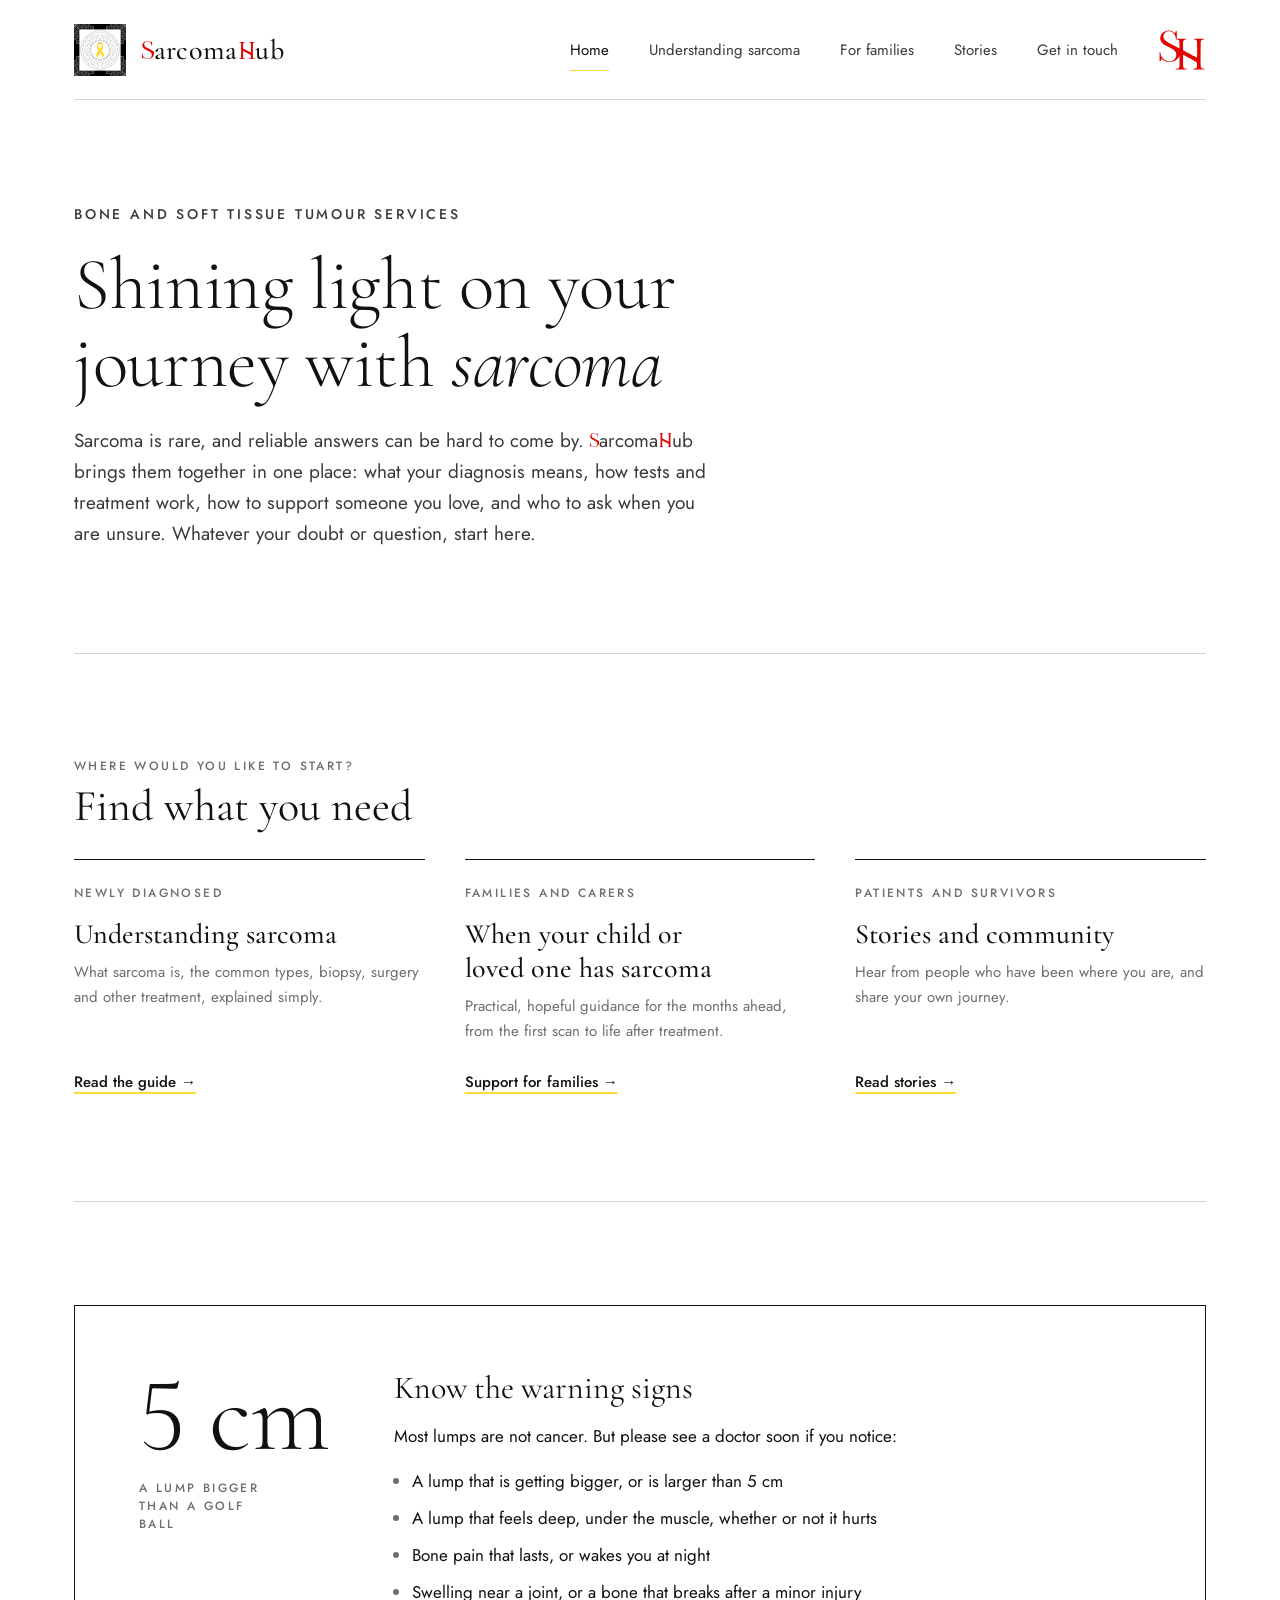
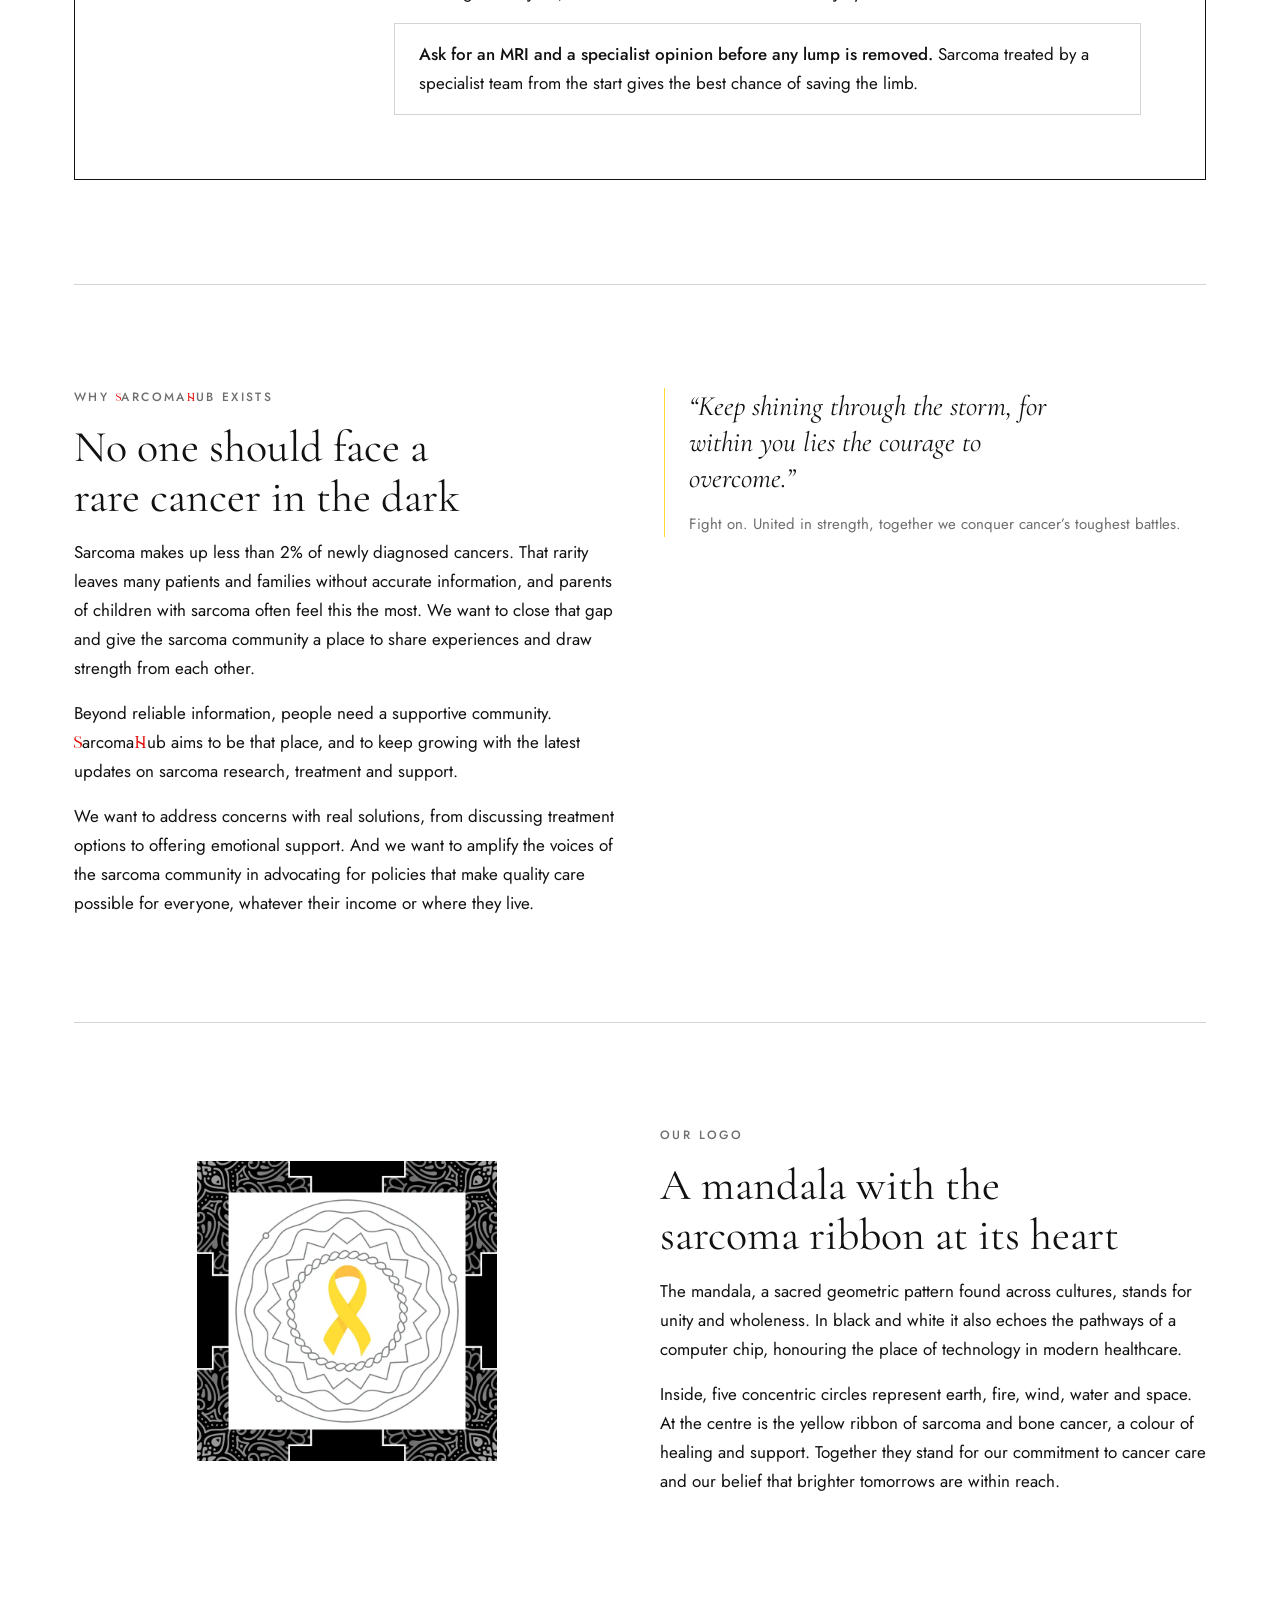
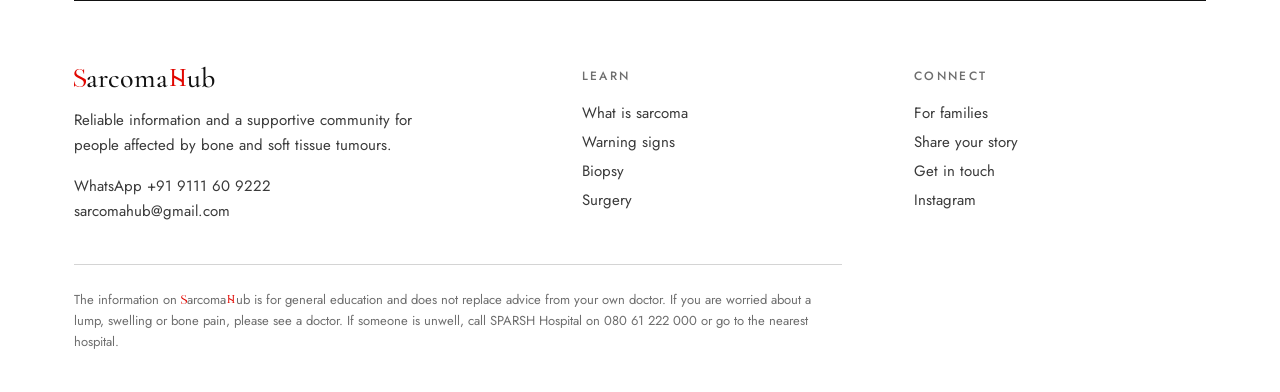
<file: index.html>
<!doctype html>
<html lang="en-IN">
<head>
<meta charset="utf-8">
<meta name="viewport" content="width=device-width, initial-scale=1">
<meta name="robots" content="noindex"><!-- remove when ready for Google -->
<title>SarcomaHub: bone and soft tissue tumour information and support</title>
<meta name="description" content="One place for every question about bone and soft tissue tumours: clear answers, expert guidance and a caring community for patients and families in India.">
<link rel="canonical" href="https://www.sarcomahub.com/">
<meta property="og:type" content="website">
<meta property="og:site_name" content="SarcomaHub">
<meta property="og:title" content="SarcomaHub: bone and soft tissue tumour information and support">
<meta property="og:description" content="One place for every question about bone and soft tissue tumours: clear answers, expert guidance and a caring community for patients and families in India.">
<meta property="og:url" content="https://www.sarcomahub.com/">
<meta property="og:image" content="https://www.sarcomahub.com/assets/og-image.jpg">
<meta name="twitter:card" content="summary_large_image">
<meta name="theme-color" content="#FFFFFF">
<link rel="icon" href="/assets/favicon-32.png?v=11" type="image/png" sizes="32x32">
<link rel="apple-touch-icon" href="/assets/apple-touch-icon.png?v=11">
<link rel="preconnect" href="https://fonts.googleapis.com">
<link rel="preconnect" href="https://fonts.gstatic.com" crossorigin>
<link rel="stylesheet" href="https://fonts.googleapis.com/css2?family=Cormorant+Garamond:ital,wght@0,300;0,400;0,500;0,600;1,300;1,400;1,500&family=Jost:ital,wght@0,300;0,400;0,500;1,400&display=swap">
<link rel="stylesheet" href="/assets/style.css?v=11">
<script type="application/ld+json">{"@context":"https://schema.org","@type":"MedicalOrganization","name":"SarcomaHub","url":"https://www.sarcomahub.com/","email":"sarcomahub@gmail.com","medicalSpecialty":"Oncologic","sameAs":["https://instagram.com/sarcomahub/"]}</script>
</head>
<body>
<a class="skip" href="#main">Skip to content</a>
<header class="site">
  <div class="wrap">
    <a class="brand" href="/" aria-label="SarcomaHub home">
      <img class="brand-logo" src="/assets/logo-96.png?v=11" width="52" height="52" alt="SarcomaHub logo">
      <b class="brand-name"><span class="wm"><span class="g g-s">S</span>arcoma<span class="g g-h">H</span>ub</span></b>
    </a>
    <button class="menu-btn" id="menuBtn" aria-expanded="false" aria-controls="mainNav">Menu</button>
    <nav class="main" id="mainNav" aria-label="Main">
      <a href="/" aria-current="page">Home</a>
      <a href="/understanding-sarcoma/">Understanding sarcoma</a>
      <a href="/for-parents/">For families</a>
      <a href="/stories/">Stories</a>
      <a href="/get-in-touch/">Get in touch</a>
    </nav>
    <img class="brand-sig" src="/assets/logo-sh.svg?v=11" width="751" height="654" alt="SH signature">
  </div>
</header>
<main id="main">
<section class="hero">
  <div class="wrap">
    <div class="stack" style="gap:1.4rem">
      <span class="hero-kicker">Bone and soft tissue tumour services</span>
      <h1>Shining light on your journey with <em>sarcoma</em></h1>
      <p class="lede">Sarcoma is rare, and reliable answers can be hard to come by. <span class="wm"><span class="g g-s">S</span>arcoma<span class="g g-h">H</span>ub</span> brings them together in one place: what your diagnosis means, how tests and treatment work, how to support someone you love, and who to ask when you are unsure. Whatever your doubt or question, start here.</p>
    </div>
  </div>
</section>

<section class="band">
  <div class="wrap stack" style="gap:1.75rem">
    <div class="stack" style="gap:.4rem"><span class="eyebrow">Where would you like to start?</span><h2>Find what you need</h2></div>
    <div class="grid g3">
      <a class="path" href="/understanding-sarcoma/"><span class="who">Newly diagnosed</span><h3>Understanding sarcoma</h3><p class="muted">What sarcoma is, the common types, biopsy, surgery and other treatment, explained simply.</p><span class="go">Read the guide →</span></a>
      <a class="path" href="/for-parents/"><span class="who">Families and carers</span><h3>When your child or loved one has sarcoma</h3><p class="muted">Practical, hopeful guidance for the months ahead, from the first scan to life after treatment.</p><span class="go">Support for families →</span></a>
      <a class="path" href="/stories/"><span class="who">Patients and survivors</span><h3>Stories and community</h3><p class="muted">Hear from people who have been where you are, and share your own journey.</p><span class="go">Read stories →</span></a>
    </div>
  </div>
</section>

<section class="band alt">
  <div class="wrap">
    <div class="signs">
      <div class="big">5 cm<small>A lump bigger than a golf ball</small></div>
      <div class="stack">
        <h2 >Know the warning signs</h2>
        <p>Most lumps are not cancer. But please see a doctor soon if you notice:</p>
        <ul>
          <li>A lump that is getting bigger, or is larger than 5 cm</li>
          <li>A lump that feels deep, under the muscle, whether or not it hurts</li>
          <li>Bone pain that lasts, or wakes you at night</li>
          <li>Swelling near a joint, or a bone that breaks after a minor injury</li>
        </ul>
        <p class="callout"><b>Ask for an MRI and a specialist opinion before any lump is removed.</b> Sarcoma treated by a specialist team from the start gives the best chance of saving the limb.</p>
      </div>
    </div>
  </div>
</section>

<section class="band" id="why">
  <div class="wrap grid g2" style="gap:2.5rem 3rem;align-items:start">
    <div class="stack">
      <span class="eyebrow">Why <span class="wm"><span class="g g-s">S</span>arcoma<span class="g g-h">H</span>ub</span> exists</span>
      <h2>No one should face a rare cancer in the dark</h2>
      <p class="read">Sarcoma makes up less than 2% of newly diagnosed cancers. That rarity leaves many patients and families without accurate information, and parents of children with sarcoma often feel this the most. We want to close that gap and give the sarcoma community a place to share experiences and draw strength from each other.</p>
      <p class="read">Beyond reliable information, people need a supportive community. <span class="wm"><span class="g g-s">S</span>arcoma<span class="g g-h">H</span>ub</span> aims to be that place, and to keep growing with the latest updates on sarcoma research, treatment and support.</p>
      <p class="read">We want to address concerns with real solutions, from discussing treatment options to offering emotional support. And we want to amplify the voices of the sarcoma community in advocating for policies that make quality care possible for everyone, whatever their income or where they live.</p>
    </div>
    <figure class="stack quote-block" style="margin:0">
      <p class="quote">“Keep shining through the storm, for within you lies the courage to overcome.”</p>
      <figcaption class="muted">Fight on. United in strength, together we conquer cancer’s toughest battles.</figcaption>
    </figure>
  </div>
</section>

<section class="band alt" id="logo">
  <div class="wrap grid g2" style="align-items:center;gap:2.5rem">
    <picture class="about-logo"><source srcset="/assets/logo-800.webp" type="image/webp"><img src="/assets/logo-800.jpg" width="800" height="800" alt="The SarcomaHub mandala logo" loading="lazy"></picture>
    <div class="stack read">
      <span class="eyebrow">Our logo</span>
      <h2>A mandala with the sarcoma ribbon at its heart</h2>
      <p>The mandala, a sacred geometric pattern found across cultures, stands for unity and wholeness. In black and white it also echoes the pathways of a computer chip, honouring the place of technology in modern healthcare.</p>
      <p>Inside, five concentric circles represent earth, fire, wind, water and space. At the centre is the yellow ribbon of sarcoma and bone cancer, a colour of healing and support. Together they stand for our commitment to cancer care and our belief that brighter tomorrows are within reach.</p>
    </div>
  </div>
</section>
</main>
<footer>
  <div class="wrap">
    <div class="stack">
      <b class="foot-brand"><span class="wm"><span class="g g-s">S</span>arcoma<span class="g g-h">H</span>ub</span></b>
      <p class="foot-note">Reliable information and a supportive community for people affected by bone and soft tissue tumours.</p>
      <p><a href="https://wa.me/919111609222">WhatsApp +91 9111 60 9222</a><br><a href="mailto:sarcomahub@gmail.com">sarcomahub@gmail.com</a></p>
    </div>
    <div class="links"><b>Learn</b><a href="/understanding-sarcoma/">What is sarcoma</a><a href="/understanding-sarcoma/#learn-signs">Warning signs</a><a href="/understanding-sarcoma/#learn-biopsy">Biopsy</a><a href="/understanding-sarcoma/#learn-surgery">Surgery</a></div>
    <div class="links"><b>Connect</b><a href="/for-parents/">For families</a><a href="/stories/">Share your story</a><a href="/get-in-touch/">Get in touch</a><a href="https://instagram.com/sarcomahub/" target="_blank" rel="noopener">Instagram</a></div>
    <p class="disclaimer">The information on <span class="wm"><span class="g g-s">S</span>arcoma<span class="g g-h">H</span>ub</span> is for general education and does not replace advice from your own doctor. If you are worried about a lump, swelling or bone pain, please see a doctor. If someone is unwell, call SPARSH Hospital on 080 61 222 000 or go to the nearest hospital.</p>
  </div>
</footer>
<script src="/assets/site.js?v=11" defer></script>
</body>
</html>
</file>
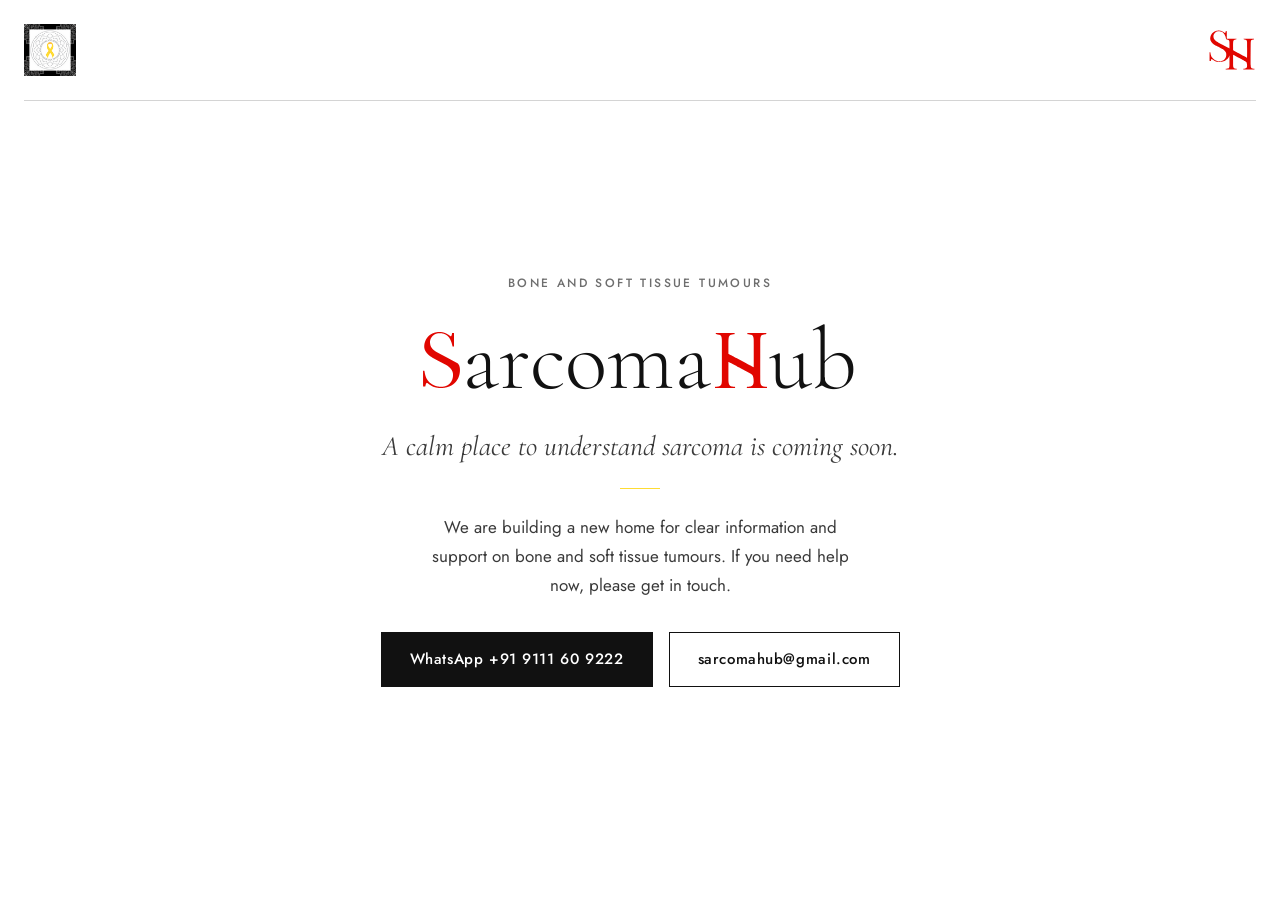
<file: coming-soon/index.html>
<!doctype html>
<html lang="en-IN">
<head>
<meta charset="utf-8">
<meta name="viewport" content="width=device-width, initial-scale=1">
<title>SarcomaHub | Coming soon</title>
<meta name="robots" content="noindex">
<meta name="description" content="SarcomaHub, a resource on bone and soft tissue tumours, is coming soon.">
<meta name="theme-color" content="#FFFFFF">
<meta property="og:title" content="SarcomaHub | Coming soon">
<meta property="og:image" content="https://www.sarcomahub.com/assets/og-image.jpg">
<link rel="icon" href="/assets/favicon-32.png?v=11" type="image/png" sizes="32x32">
<link rel="apple-touch-icon" href="/assets/apple-touch-icon.png?v=11">
<link rel="preconnect" href="https://fonts.googleapis.com">
<link rel="preconnect" href="https://fonts.gstatic.com" crossorigin>
<link rel="stylesheet" href="https://fonts.googleapis.com/css2?family=Cormorant+Garamond:ital,wght@0,300;0,400;1,400&family=Jost:wght@400;500&display=swap">
<style>
/* Follows the SarcomaHub Brand Book: white page, logo top left, signature top right, red only in the S and H. */
:root{--ink:#111;--graphite:#3A3A3A;--stone:#6E6E6E;--mist:#D4D4D4;--yellow:#FEDC34;--red:#E10600}
*{box-sizing:border-box}
html,body{margin:0;min-height:100%}
body{min-height:100vh;display:flex;flex-direction:column;font-family:"Jost","Century Gothic",Arial,sans-serif;font-size:17px;line-height:29px;color:var(--ink);background:#fff}
.top{display:flex;justify-content:space-between;align-items:center;margin:0 max(24px,env(safe-area-inset-left,0px));padding:24px 0;border-bottom:1px solid var(--mist)}
.top .logo{display:block;width:52px;height:52px}
.top .sig{display:block;height:42px;width:auto}
main{flex:1;display:flex;flex-direction:column;align-items:center;justify-content:center;text-align:center;padding:64px 24px 104px;gap:24px}
.lab{font-weight:500;font-size:12px;line-height:18px;letter-spacing:.2em;text-transform:uppercase;color:var(--stone)}
h1{font-family:"Cormorant Garamond",Garamond,Georgia,serif;font-weight:300;font-size:clamp(3.2rem,10vw,5.5rem);line-height:1;margin:0;--cap:.625em}
.sub{font-family:"Cormorant Garamond",Garamond,Georgia,serif;font-style:italic;font-size:clamp(1.4rem,3.6vw,1.75rem);line-height:1.3;color:var(--graphite);margin:0}
.rule{width:40px;border-top:1.5px solid var(--yellow)}
p{margin:0;max-width:44ch;color:var(--graphite)}
.contact{display:flex;flex-wrap:wrap;gap:16px;justify-content:center;margin-top:8px}
.contact a{display:inline-flex;align-items:center;min-height:48px;padding:12px 28px;border:1px solid var(--ink);font-weight:500;font-size:15px;letter-spacing:.04em;text-decoration:none;color:var(--ink)}
.contact a.dark{background:var(--ink);color:#fff}
.wm{white-space:nowrap}
.g{display:inline-block;overflow:hidden;white-space:nowrap;text-indent:150%;background-color:var(--red);vertical-align:baseline;-webkit-mask:center/contain no-repeat;mask:center/contain no-repeat}
.g-s{height:calc(var(--cap)*1.022);width:calc(var(--cap)*1.022*.659);margin:0 .012em calc(var(--cap)*-.011) 0;-webkit-mask-image:url(/assets/letter-s.svg?v=9);mask-image:url(/assets/letter-s.svg?v=9)}
.g-h{height:var(--cap);width:calc(var(--cap)*.9425);margin:0 .02em 0 .05em;-webkit-mask-image:url(/assets/letter-h.svg?v=9);mask-image:url(/assets/letter-h.svg?v=9)}
@media (max-width:480px){.top .logo{width:42px;height:42px}.top .sig{height:32px}}
</style>
</head>
<body>
<div class="top">
  <img class="logo" src="/assets/logo-96.png?v=11" width="52" height="52" alt="SarcomaHub logo: a mandala with the yellow sarcoma ribbon">
  <img class="sig" src="/assets/logo-sh.svg?v=10" width="751" height="654" alt="SH signature">
</div>
<main>
  <span class="lab">Bone and soft tissue tumours</span>
  <h1><span class="wm"><span class="g g-s">S</span>arcoma<span class="g g-h">H</span>ub</span></h1>
  <p class="sub">A calm place to understand sarcoma is coming soon.</p>
  <div class="rule" aria-hidden="true"></div>
  <p>We are building a new home for clear information and support on bone and soft tissue tumours. If you need help now, please get in touch.</p>
  <div class="contact"><a class="dark" href="https://wa.me/919111609222">WhatsApp +91 9111 60 9222</a><a href="mailto:sarcomahub@gmail.com">sarcomahub@gmail.com</a></div>
</main>
</body>
</html>
</file>
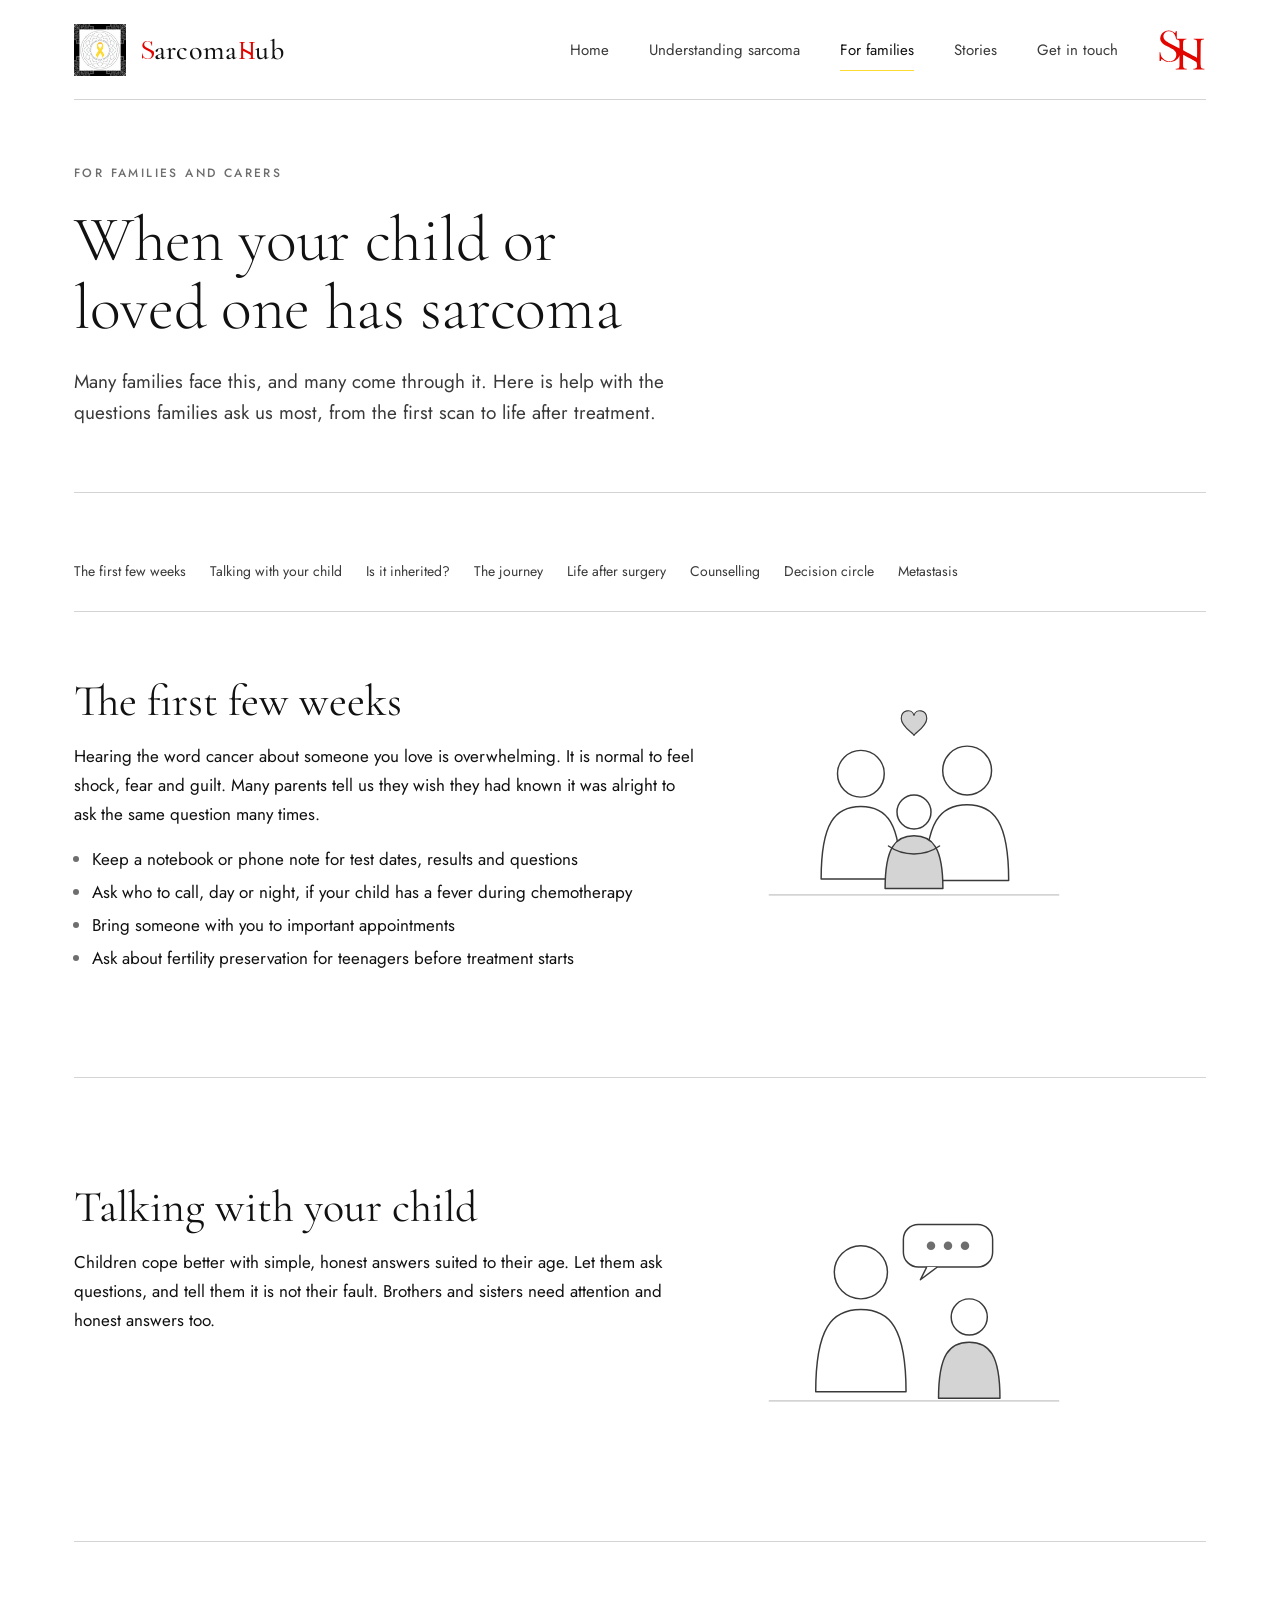
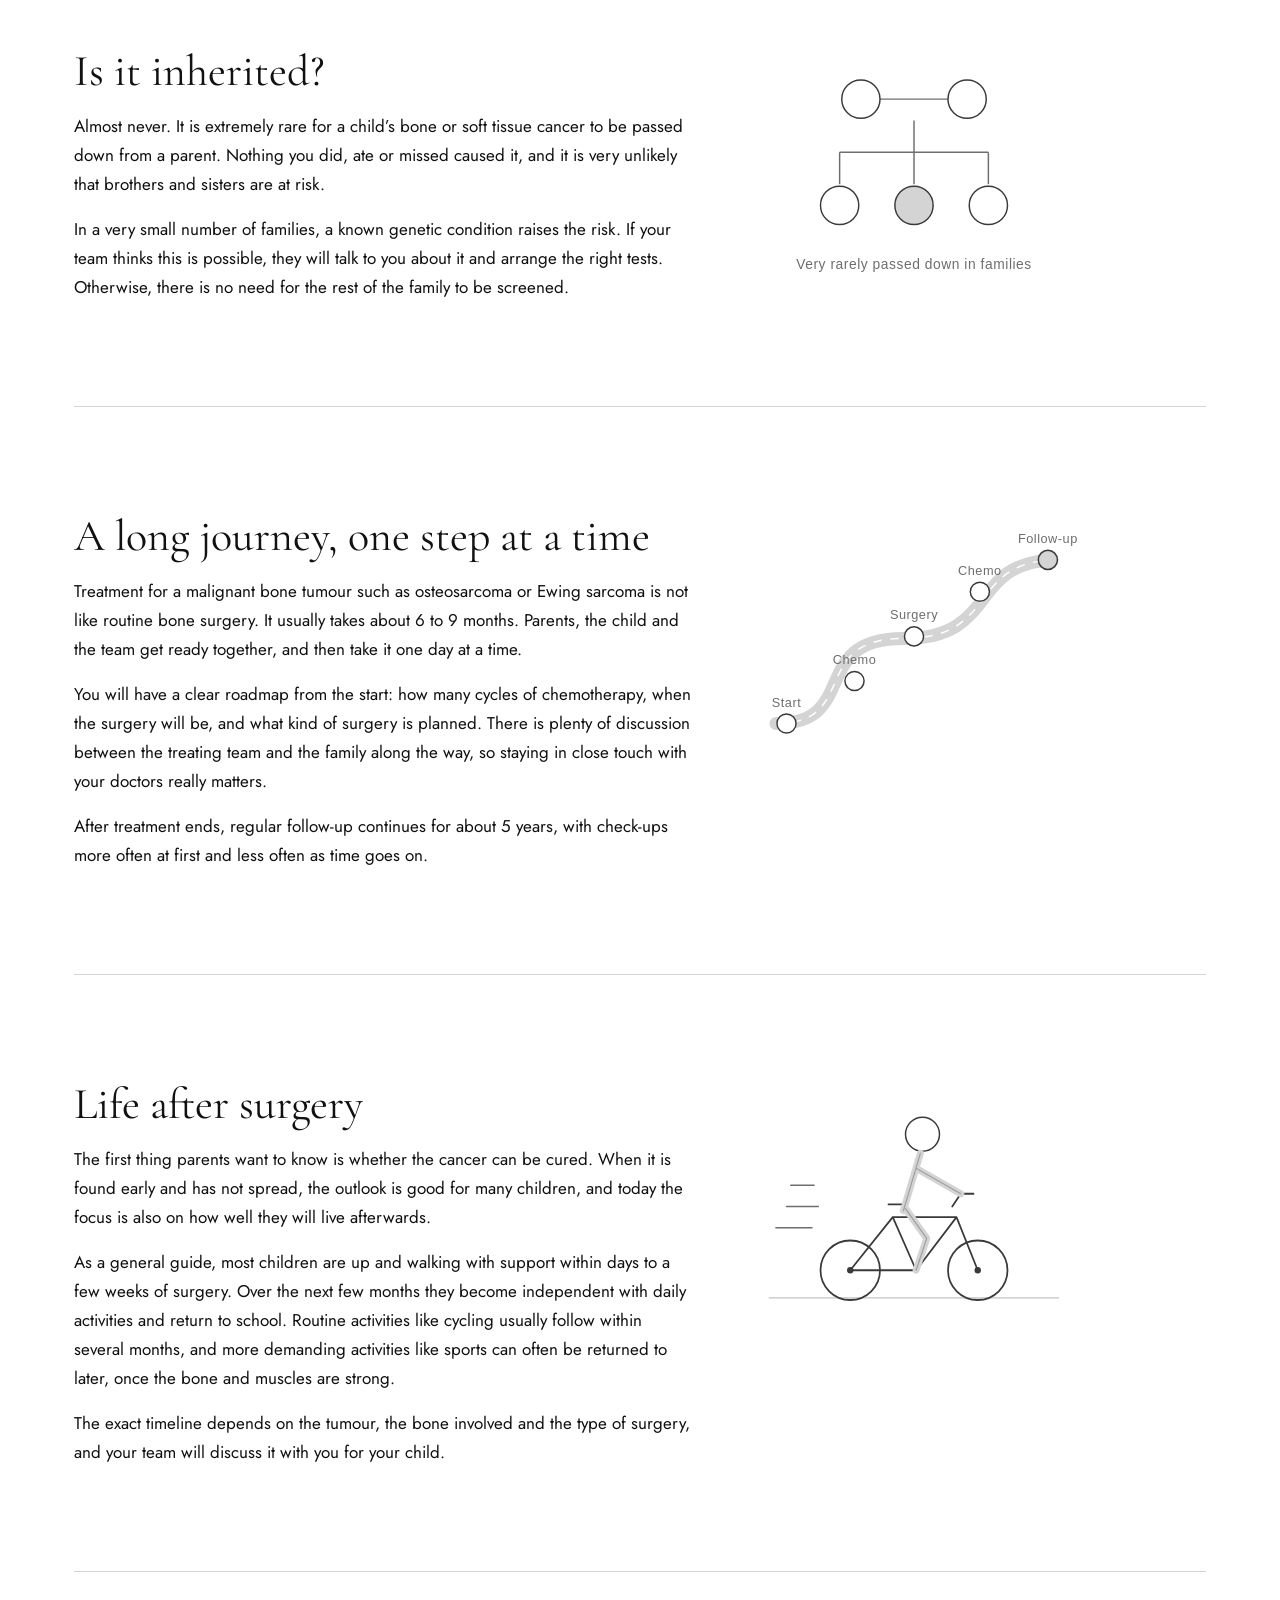
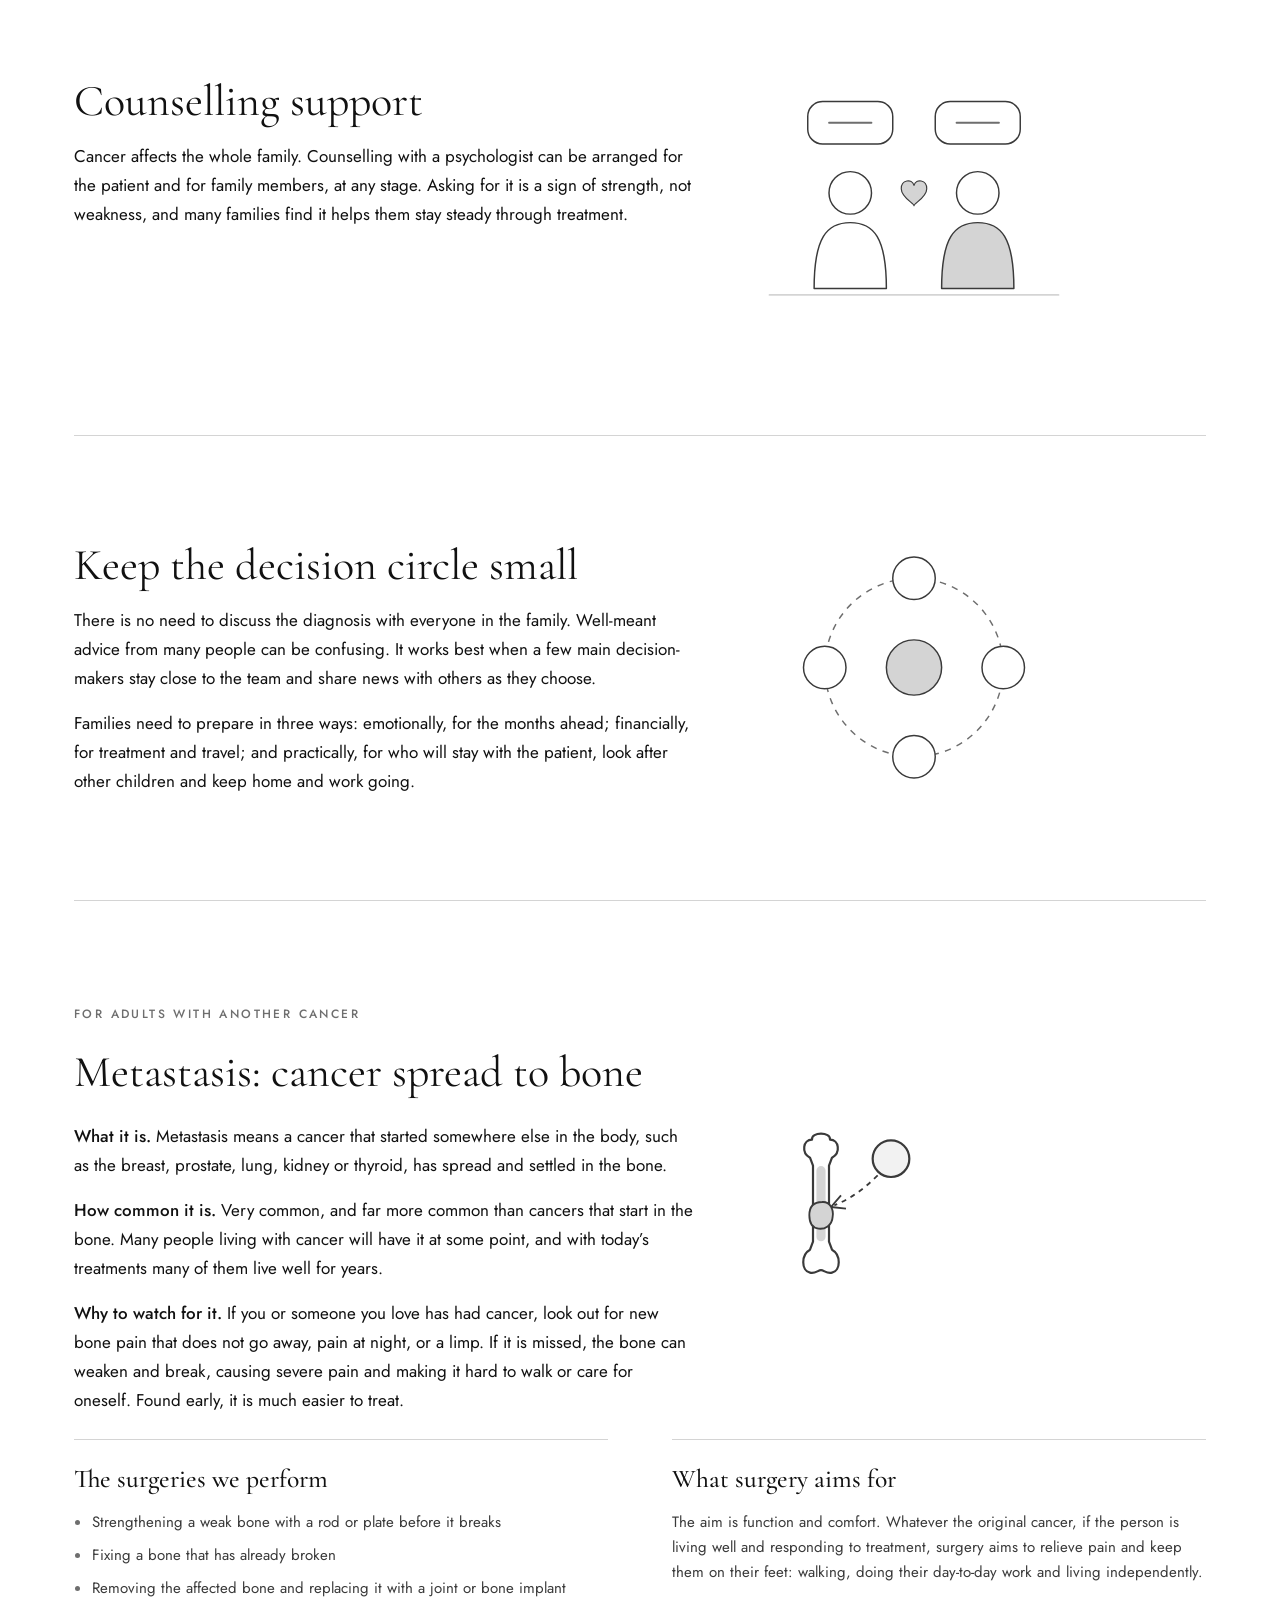
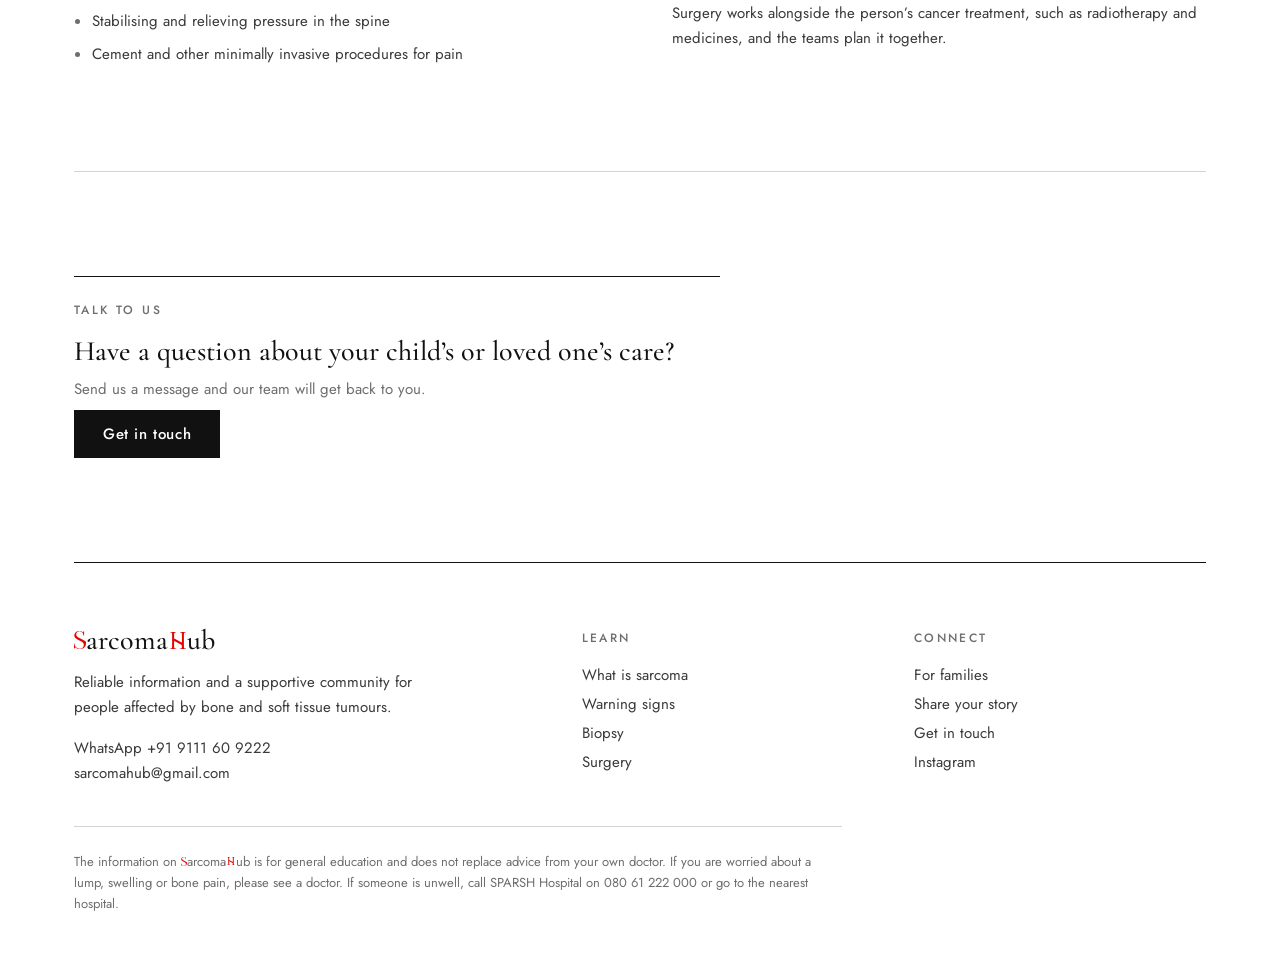
<file: for-parents/index.html>
<!doctype html>
<html lang="en-IN">
<head>
<meta charset="utf-8">
<meta name="viewport" content="width=device-width, initial-scale=1">
<meta name="robots" content="noindex"><!-- remove when ready for Google -->
<title>When your child or loved one has sarcoma | SarcomaHub</title>
<meta name="description" content="Practical, hopeful guidance for families and carers of a child or adult with sarcoma: the first weeks, the treatment journey, life after surgery, support, and metastasis.">
<link rel="canonical" href="https://www.sarcomahub.com/for-parents/">
<meta property="og:type" content="website">
<meta property="og:site_name" content="SarcomaHub">
<meta property="og:title" content="When your child or loved one has sarcoma | SarcomaHub">
<meta property="og:description" content="Practical, hopeful guidance for families and carers of a child or adult with sarcoma: the first weeks, the treatment journey, life after surgery, support, and metastasis.">
<meta property="og:url" content="https://www.sarcomahub.com/for-parents/">
<meta property="og:image" content="https://www.sarcomahub.com/assets/og-image.jpg">
<meta name="twitter:card" content="summary_large_image">
<meta name="theme-color" content="#FFFFFF">
<link rel="icon" href="/assets/favicon-32.png?v=11" type="image/png" sizes="32x32">
<link rel="apple-touch-icon" href="/assets/apple-touch-icon.png?v=11">
<link rel="preconnect" href="https://fonts.googleapis.com">
<link rel="preconnect" href="https://fonts.gstatic.com" crossorigin>
<link rel="stylesheet" href="https://fonts.googleapis.com/css2?family=Cormorant+Garamond:ital,wght@0,300;0,400;0,500;0,600;1,300;1,400;1,500&family=Jost:ital,wght@0,300;0,400;0,500;1,400&display=swap">
<link rel="stylesheet" href="/assets/style.css?v=11">
</head>
<body>
<a class="skip" href="#main">Skip to content</a>
<header class="site">
  <div class="wrap">
    <a class="brand" href="/" aria-label="SarcomaHub home">
      <img class="brand-logo" src="/assets/logo-96.png?v=11" width="52" height="52" alt="SarcomaHub logo">
      <b class="brand-name"><span class="wm"><span class="g g-s">S</span>arcoma<span class="g g-h">H</span>ub</span></b>
    </a>
    <button class="menu-btn" id="menuBtn" aria-expanded="false" aria-controls="mainNav">Menu</button>
    <nav class="main" id="mainNav" aria-label="Main">
      <a href="/">Home</a>
      <a href="/understanding-sarcoma/">Understanding sarcoma</a>
      <a href="/for-parents/" aria-current="page">For families</a>
      <a href="/stories/">Stories</a>
      <a href="/get-in-touch/">Get in touch</a>
    </nav>
    <img class="brand-sig" src="/assets/logo-sh.svg?v=11" width="751" height="654" alt="SH signature">
  </div>
</header>
<main id="main">
<div class="pagehead"><div class="wrap">
  <span class="eyebrow">For families and carers</span>
  <h1>When your child or loved one has sarcoma</h1>
  <p>Many families face this, and many come through it. Here is help with the questions families ask us most, from the first scan to life after treatment.</p>
</div></div>

<section class="band"><div class="wrap">
  <nav class="subnav" aria-label="On this page" style="margin-top:0;margin-bottom:2.5rem">
    <a href="#first-weeks">The first few weeks</a><a href="#talking">Talking with your child</a><a href="#inherited">Is it inherited?</a><a href="#journey">The journey</a><a href="#function">Life after surgery</a><a href="#counselling">Counselling</a><a href="#circle">Decision circle</a><a href="#metastasis">Metastasis</a>
  </nav>

  <article class="info">

    <section id="first-weeks" class="split">
      <div class="stack read">
        <h2>The first few weeks</h2>
        <p>Hearing the word cancer about someone you love is overwhelming. It is normal to feel shock, fear and guilt. Many parents tell us they wish they had known it was alright to ask the same question many times.</p>
        <ul>
          <li>Keep a notebook or phone note for test dates, results and questions</li>
          <li>Ask who to call, day or night, if your child has a fever during chemotherapy</li>
          <li>Bring someone with you to important appointments</li>
          <li>Ask about fertility preservation for teenagers before treatment starts</li>
        </ul>
      </div>
      <figure class="fig"><img src="/assets/img/p-family.svg?v=11" width="320" height="240" alt="Illustration of a family sitting close together" loading="lazy"></figure>
    </section>

    <section id="talking" class="split">
      <div class="stack read">
        <h2>Talking with your child</h2>
        <p>Children cope better with simple, honest answers suited to their age. Let them ask questions, and tell them it is not their fault. Brothers and sisters need attention and honest answers too.</p>
      </div>
      <figure class="fig"><img src="/assets/img/p-talk.svg?v=11" width="320" height="240" alt="Illustration of a parent and child talking" loading="lazy"></figure>
    </section>

    <section id="inherited" class="split">
      <div class="stack read">
        <h2>Is it inherited?</h2>
        <p>Almost never. It is extremely rare for a child’s bone or soft tissue cancer to be passed down from a parent. Nothing you did, ate or missed caused it, and it is very unlikely that brothers and sisters are at risk.</p>
        <p>In a very small number of families, a known genetic condition raises the risk. If your team thinks this is possible, they will talk to you about it and arrange the right tests. Otherwise, there is no need for the rest of the family to be screened.</p>
      </div>
      <figure class="fig"><img src="/assets/img/p-dna.svg?v=11" width="320" height="240" alt="Illustration of a family tree with one highlighted person" loading="lazy"></figure>
    </section>

    <section id="journey" class="split">
      <div class="stack read">
        <h2>A long journey, one step at a time</h2>
        <p>Treatment for a malignant bone tumour such as osteosarcoma or Ewing sarcoma is not like routine bone surgery. It usually takes about 6 to 9 months. Parents, the child and the team get ready together, and then take it one day at a time.</p>
        <p>You will have a clear roadmap from the start: how many cycles of chemotherapy, when the surgery will be, and what kind of surgery is planned. There is plenty of discussion between the treating team and the family along the way, so staying in close touch with your doctors really matters.</p>
        <p>After treatment ends, regular follow-up continues for about 5 years, with check-ups more often at first and less often as time goes on.</p>
      </div>
      <figure class="fig"><img src="/assets/img/p-road.svg?v=11" width="320" height="240" alt="Illustration of a winding road with milestones: chemotherapy, surgery, chemotherapy, follow-up" loading="lazy"></figure>
    </section>

    <section id="function" class="split">
      <div class="stack read">
        <h2>Life after surgery</h2>
        <p>The first thing parents want to know is whether the cancer can be cured. When it is found early and has not spread, the outlook is good for many children, and today the focus is also on how well they will live afterwards.</p>
        <p>As a general guide, most children are up and walking with support within days to a few weeks of surgery. Over the next few months they become independent with daily activities and return to school. Routine activities like cycling usually follow within several months, and more demanding activities like sports can often be returned to later, once the bone and muscles are strong.</p>
        <p>The exact timeline depends on the tumour, the bone involved and the type of surgery, and your team will discuss it with you for your child.</p>
      </div>
      <figure class="fig"><img src="/assets/img/p-cycle.svg?v=11" width="320" height="240" alt="Illustration of a child riding a bicycle" loading="lazy"></figure>
    </section>

    <section id="counselling" class="split">
      <div class="stack read">
        <h2>Counselling support</h2>
        <p>Cancer affects the whole family. Counselling with a psychologist can be arranged for the patient and for family members, at any stage. Asking for it is a sign of strength, not weakness, and many families find it helps them stay steady through treatment.</p>
      </div>
      <figure class="fig"><img src="/assets/img/p-counsel.svg?v=11" width="320" height="240" alt="Illustration of two people talking with speech bubbles" loading="lazy"></figure>
    </section>

    <section id="circle" class="split">
      <div class="stack read">
        <h2>Keep the decision circle small</h2>
        <p>There is no need to discuss the diagnosis with everyone in the family. Well-meant advice from many people can be confusing. It works best when a few main decision-makers stay close to the team and share news with others as they choose.</p>
        <p>Families need to prepare in three ways: emotionally, for the months ahead; financially, for treatment and travel; and practically, for who will stay with the patient, look after other children and keep home and work going.</p>
      </div>
      <figure class="fig"><img src="/assets/img/p-circle.svg?v=11" width="320" height="240" alt="Illustration of a small circle of people around the patient" loading="lazy"></figure>
    </section>

    <section id="metastasis">
      <span class="eyebrow">For adults with another cancer</span>
      <h2>Metastasis: cancer spread to bone</h2>
      <div class="split">
        <div class="stack read">
          <p><b>What it is.</b> Metastasis means a cancer that started somewhere else in the body, such as the breast, prostate, lung, kidney or thyroid, has spread and settled in the bone.</p>
          <p><b>How common it is.</b> Very common, and far more common than cancers that start in the bone. Many people living with cancer will have it at some point, and with today’s treatments many of them live well for years.</p>
          <p><b>Why to watch for it.</b> If you or someone you love has had cancer, look out for new bone pain that does not go away, pain at night, or a limp. If it is missed, the bone can weaken and break, causing severe pain and making it hard to walk or care for oneself. Found early, it is much easier to treat.</p>
        </div>
        <figure class="fig"><img src="/assets/img/t-mets.svg?v=11" width="96" height="96" alt="Illustration of cancer spreading from an organ to the bone" loading="lazy"></figure>
      </div>
      <div class="grid g2 cards">
        <div class="card stack">
          <h3>The surgeries we perform</h3>
          <ul>
            <li>Strengthening a weak bone with a rod or plate before it breaks</li>
            <li>Fixing a bone that has already broken</li>
            <li>Removing the affected bone and replacing it with a joint or bone implant</li>
            <li>Stabilising and relieving pressure in the spine</li>
            <li>Cement and other minimally invasive procedures for pain</li>
          </ul>
        </div>
        <div class="card stack">
          <h3>What surgery aims for</h3>
          <p>The aim is function and comfort. Whatever the original cancer, if the person is living well and responding to treatment, surgery aims to relieve pain and keep them on their feet: walking, doing their day-to-day work and living independently.</p>
          <p>Surgery works alongside the person’s cancer treatment, such as radiotherapy and medicines, and the teams plan it together.</p>
        </div>
      </div>
    </section>

    <section class="split">
      <div class="placeholder stack" hidden data-todo="local support info">
        <b>Practical support</b>
        <p>Add local information here: travel and stay near your centre, financial aid schemes, schooling during treatment, and parent support groups.</p>
      </div>
      <div class="path" style="cursor:default">
        <span class="who">Talk to us</span>
        <h3>Have a question about your child’s or loved one’s care?</h3>
        <p class="muted">Send us a message and our team will get back to you.</p>
        <a class="btn dark" href="/get-in-touch/" style="align-self:flex-start">Get in touch</a>
      </div>
    </section>

  </article>
</div></section>
</main>
<footer>
  <div class="wrap">
    <div class="stack">
      <b class="foot-brand"><span class="wm"><span class="g g-s">S</span>arcoma<span class="g g-h">H</span>ub</span></b>
      <p class="foot-note">Reliable information and a supportive community for people affected by bone and soft tissue tumours.</p>
      <p><a href="https://wa.me/919111609222">WhatsApp +91 9111 60 9222</a><br><a href="mailto:sarcomahub@gmail.com">sarcomahub@gmail.com</a></p>
    </div>
    <div class="links"><b>Learn</b><a href="/understanding-sarcoma/">What is sarcoma</a><a href="/understanding-sarcoma/#learn-signs">Warning signs</a><a href="/understanding-sarcoma/#learn-biopsy">Biopsy</a><a href="/understanding-sarcoma/#learn-surgery">Surgery</a></div>
    <div class="links"><b>Connect</b><a href="/for-parents/">For families</a><a href="/stories/">Share your story</a><a href="/get-in-touch/">Get in touch</a><a href="https://instagram.com/sarcomahub/" target="_blank" rel="noopener">Instagram</a></div>
    <p class="disclaimer">The information on <span class="wm"><span class="g g-s">S</span>arcoma<span class="g g-h">H</span>ub</span> is for general education and does not replace advice from your own doctor. If you are worried about a lump, swelling or bone pain, please see a doctor. If someone is unwell, call SPARSH Hospital on 080 61 222 000 or go to the nearest hospital.</p>
  </div>
</footer>
<script src="/assets/site.js?v=11" defer></script>
</body>
</html>
</file>
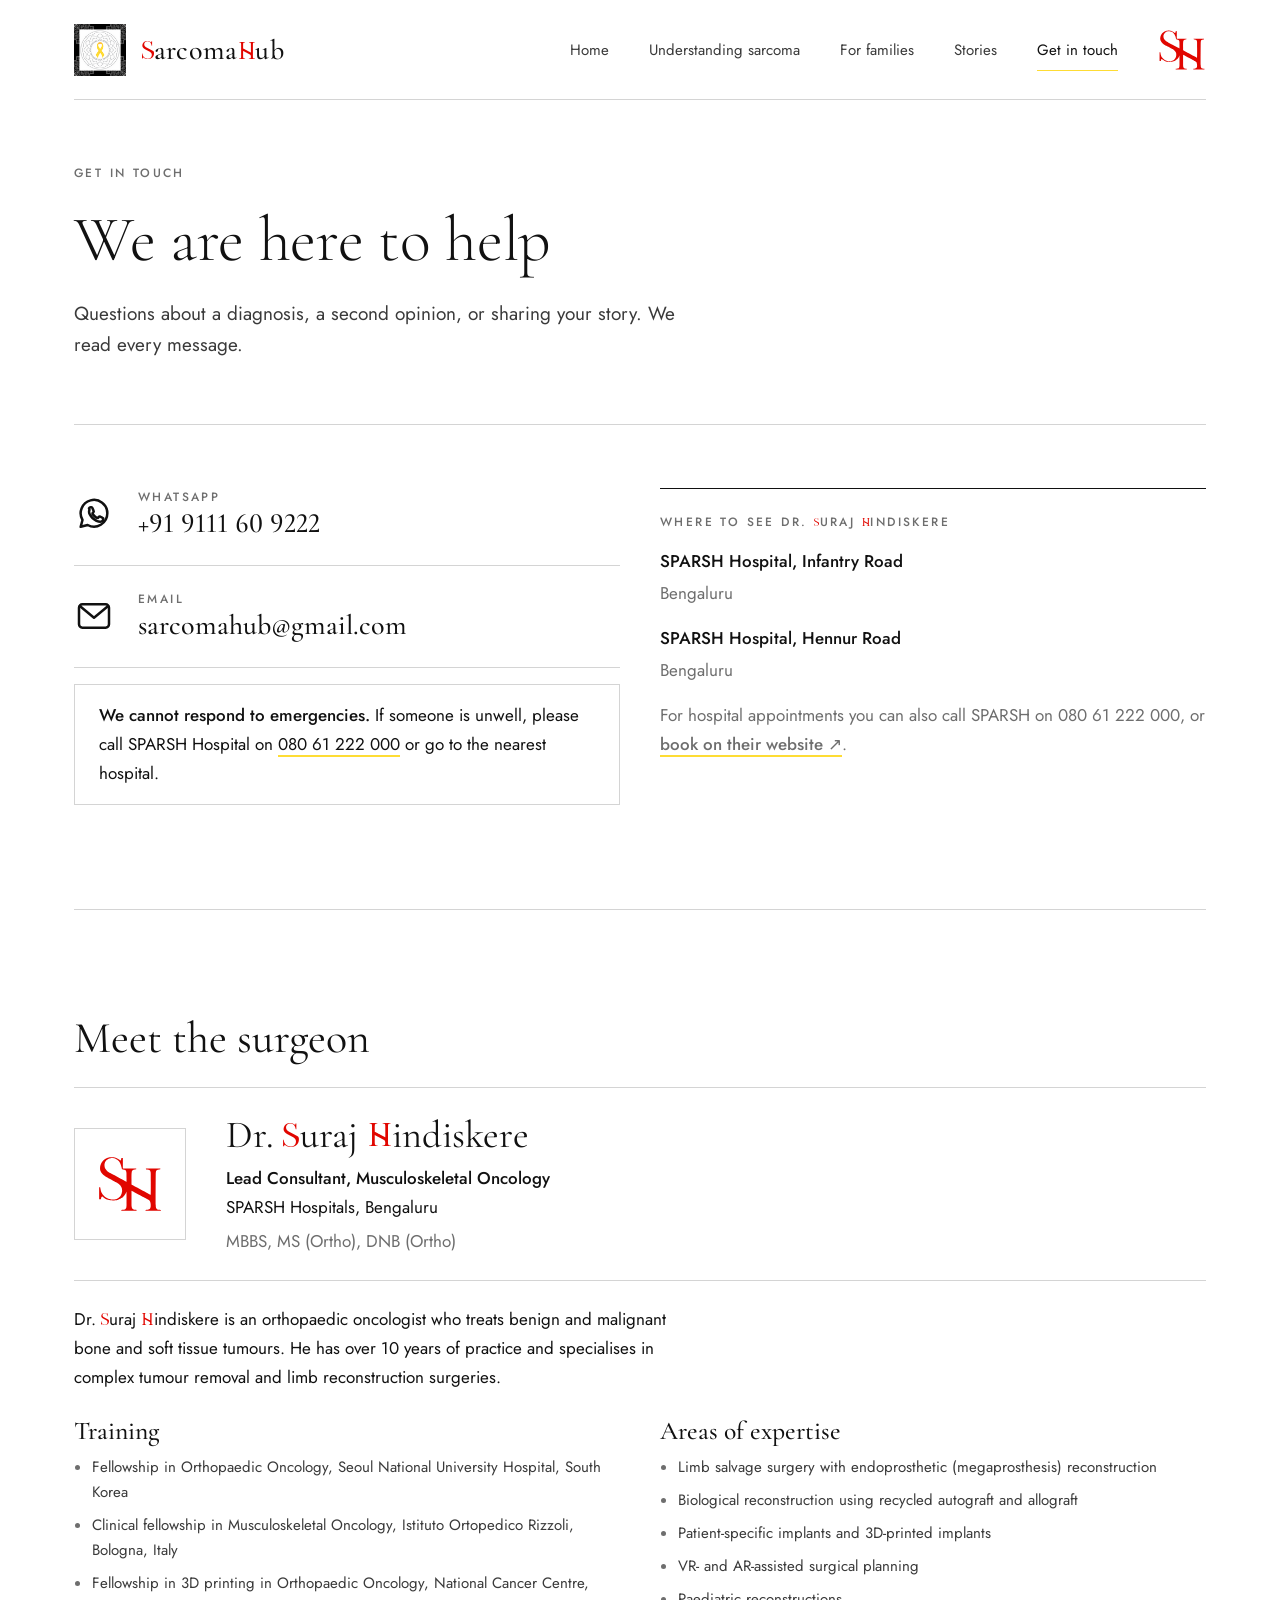
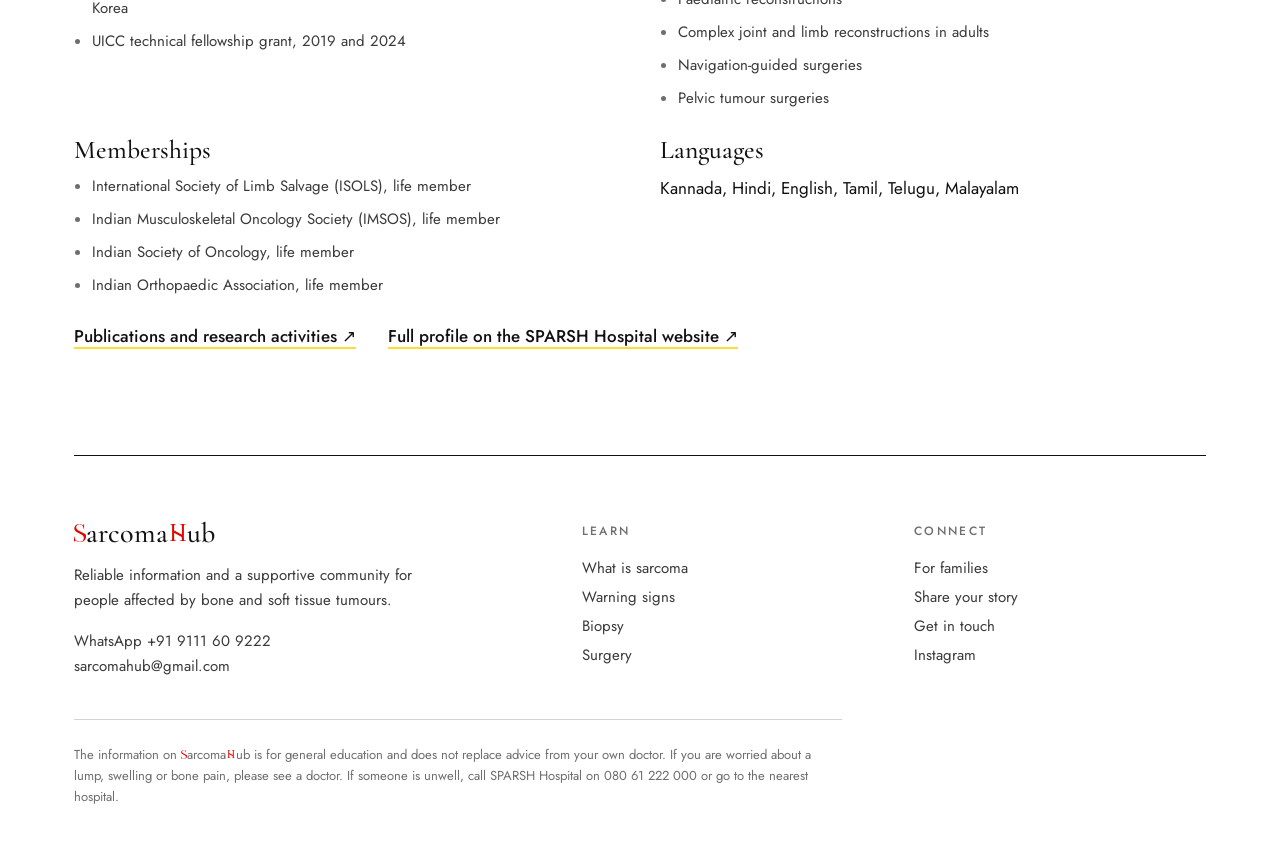
<file: get-in-touch/index.html>
<!doctype html>
<html lang="en-IN">
<head>
<meta charset="utf-8">
<meta name="viewport" content="width=device-width, initial-scale=1">
<meta name="robots" content="noindex"><!-- remove when ready for Google -->
<title>Get in touch | SarcomaHub</title>
<meta name="description" content="Message SarcomaHub on WhatsApp or email, and meet Dr. Suraj Hindiskere, musculoskeletal oncology surgeon at SPARSH Hospitals, Bengaluru.">
<link rel="canonical" href="https://www.sarcomahub.com/get-in-touch/">
<meta property="og:type" content="website">
<meta property="og:site_name" content="SarcomaHub">
<meta property="og:title" content="Get in touch | SarcomaHub">
<meta property="og:description" content="Message SarcomaHub on WhatsApp or email, and meet Dr. Suraj Hindiskere, musculoskeletal oncology surgeon at SPARSH Hospitals, Bengaluru.">
<meta property="og:url" content="https://www.sarcomahub.com/get-in-touch/">
<meta property="og:image" content="https://www.sarcomahub.com/assets/og-image.jpg">
<meta name="twitter:card" content="summary_large_image">
<meta name="theme-color" content="#FFFFFF">
<link rel="icon" href="/assets/favicon-32.png?v=11" type="image/png" sizes="32x32">
<link rel="apple-touch-icon" href="/assets/apple-touch-icon.png?v=11">
<link rel="preconnect" href="https://fonts.googleapis.com">
<link rel="preconnect" href="https://fonts.gstatic.com" crossorigin>
<link rel="stylesheet" href="https://fonts.googleapis.com/css2?family=Cormorant+Garamond:ital,wght@0,300;0,400;0,500;0,600;1,300;1,400;1,500&family=Jost:ital,wght@0,300;0,400;0,500;1,400&display=swap">
<link rel="stylesheet" href="/assets/style.css?v=11">
</head>
<body>
<a class="skip" href="#main">Skip to content</a>
<header class="site">
  <div class="wrap">
    <a class="brand" href="/" aria-label="SarcomaHub home">
      <img class="brand-logo" src="/assets/logo-96.png?v=11" width="52" height="52" alt="SarcomaHub logo">
      <b class="brand-name"><span class="wm"><span class="g g-s">S</span>arcoma<span class="g g-h">H</span>ub</span></b>
    </a>
    <button class="menu-btn" id="menuBtn" aria-expanded="false" aria-controls="mainNav">Menu</button>
    <nav class="main" id="mainNav" aria-label="Main">
      <a href="/">Home</a>
      <a href="/understanding-sarcoma/">Understanding sarcoma</a>
      <a href="/for-parents/">For families</a>
      <a href="/stories/">Stories</a>
      <a href="/get-in-touch/" aria-current="page">Get in touch</a>
    </nav>
    <img class="brand-sig" src="/assets/logo-sh.svg?v=11" width="751" height="654" alt="SH signature">
  </div>
</header>
<main id="main">
<div class="pagehead"><div class="wrap">
  <span class="eyebrow">Get in touch</span>
  <h1>We are here to help</h1>
  <p>Questions about a diagnosis, a second opinion, or sharing your story. We read every message.</p>
</div></div>

<section class="band"><div class="wrap grid g2" style="gap:2.5rem;align-items:start">
  <div class="stack">
    <div class="contact-list">
      <a class="contact-item" href="https://wa.me/919111609222" target="_blank" rel="noopener">
        <svg class="ci-icon" viewBox="0 0 24 24" aria-hidden="true"><path d="M20 11.6a8 8 0 0 1-11.8 7l-4.2 1.1 1.1-4.1A8 8 0 1 1 20 11.6Z"/><path d="M9 8.6c.3-.6.6-.6.9-.6h.6c.2 0 .4 0 .6.5l.7 1.7c.1.2 0 .4-.1.6l-.5.6c-.1.2-.2.3 0 .6.5.8 1.6 1.9 2.6 2.4.3.1.4.1.6-.1l.6-.7c.2-.2.3-.2.6-.1l1.6.8c.3.1.4.2.4.4 0 .5-.2 1.2-.8 1.6-.6.4-1.6.5-3.3-.2-2-1-3.5-2.8-4-3.8-.5-1-.6-2-.2-2.8Z"/></svg>
        <span><span class="ci-label">WhatsApp</span><span class="ci-value">+91 9111 60 9222</span></span>
      </a>
      <a class="contact-item" href="mailto:sarcomahub@gmail.com">
        <svg class="ci-icon" viewBox="0 0 24 24" aria-hidden="true"><rect x="3" y="5" width="18" height="14" rx="2"/><path d="m3.5 6 8.5 7 8.5-7"/></svg>
        <span><span class="ci-label">Email</span><span class="ci-value">sarcomahub@gmail.com</span></span>
      </a>
    </div>
    <p class="callout read"><b>We cannot respond to emergencies.</b> If someone is unwell, please call SPARSH Hospital on <a href="tel:+918061222000">080 61 222 000</a> or go to the nearest hospital.</p>
  </div>
  <aside class="where stack">
    <span class="eyebrow">Where to see Dr. <span class="wm"><span class="g g-s">S</span>uraj <span class="g g-h">H</span>indiskere</span></span>
    <div class="stack" style="gap:.2rem"><b>SPARSH Hospital, Infantry Road</b><span class="muted">Bengaluru</span></div>
    <div class="stack" style="gap:.2rem"><b>SPARSH Hospital, Hennur Road</b><span class="muted">Bengaluru</span></div>
    <p class="muted">For hospital appointments you can also call SPARSH on 080 61 222 000, or <a class="textlink" href="https://www.sparshhospital.com/doctors/dr-suraj-hindiskere/" target="_blank" rel="noopener">book on their website ↗</a>.</p>
  </aside>
  <form class="contact" id="contactForm" hidden data-todo="Formspree form ID" action="https://formspree.io/f/YOUR_FORM_ID" method="POST">
    <label for="cName">Your name<input id="cName" name="name" required autocomplete="name"></label>
    <label for="cPhone">WhatsApp number or email<input id="cPhone" name="reach" required></label>
    <label for="cTopic">I am writing about
      <select id="cTopic" name="topic"><option>A question about a diagnosis</option><option>A second opinion</option><option>My child’s or loved one’s care</option><option>Sharing my story</option><option>Something else</option></select>
    </label>
    <label for="cMsg">Message<textarea id="cMsg" name="message" required></textarea></label>
    <button class="btn dark" type="submit">Send message</button>
    <p class="note">Please do not include scan images or reports here. We will tell you how to share them securely.</p>
    <input type="text" name="_gotcha" tabindex="-1" autocomplete="off" style="position:absolute;left:-9999px" aria-hidden="true">
    <p class="formmsg" id="formMsg" role="status" hidden></p>
  </form>
</div></section>

<section class="band alt" id="surgeon"><div class="wrap stack" style="gap:1.5rem">
  <h2>Meet the surgeon</h2>
  <div class="person-card">
    <div class="avatar big" aria-hidden="true"><img src="/assets/logo-sh.svg?v=11" width="751" height="654" alt=""></div>
    <div class="stack" style="gap:.35rem;min-width:0">
      <h3 class="person-name">Dr. <span class="wm"><span class="g g-s">S</span>uraj <span class="g g-h">H</span>indiskere</span></h3>
      <p><b>Lead Consultant, Musculoskeletal Oncology</b><br>SPARSH Hospitals, Bengaluru</p>
      <p class="muted">MBBS, MS (Ortho), DNB (Ortho)</p>
    </div>
  </div>
  <p class="read">Dr. <span class="wm"><span class="g g-s">S</span>uraj <span class="g g-h">H</span>indiskere</span> is an orthopaedic oncologist who treats benign and malignant bone and soft tissue tumours. He has over 10 years of practice and specialises in complex tumour removal and limb reconstruction surgeries.</p>
  <div class="grid g2" style="gap:1.5rem 2.5rem">
    <div class="stack" style="gap:.5rem">
      <h3>Training</h3>
      <ul class="facts">
        <li>Fellowship in Orthopaedic Oncology, Seoul National University Hospital, South Korea</li>
        <li>Clinical fellowship in Musculoskeletal Oncology, Istituto Ortopedico Rizzoli, Bologna, Italy</li>
        <li>Fellowship in 3D printing in Orthopaedic Oncology, National Cancer Centre, Korea</li>
        <li>UICC technical fellowship grant, 2019 and 2024</li>
      </ul>
    </div>
    <div class="stack" style="gap:.5rem">
      <h3>Areas of expertise</h3>
      <ul class="facts">
        <li>Limb salvage surgery with endoprosthetic (megaprosthesis) reconstruction</li>
        <li>Biological reconstruction using recycled autograft and allograft</li>
        <li>Patient-specific implants and 3D-printed implants</li>
        <li>VR- and AR-assisted surgical planning</li>
        <li>Paediatric reconstructions</li>
        <li>Complex joint and limb reconstructions in adults</li>
        <li>Navigation-guided surgeries</li>
        <li>Pelvic tumour surgeries</li>
      </ul>
    </div>
    <div class="stack" style="gap:.5rem">
      <h3>Memberships</h3>
      <ul class="facts">
        <li>International Society of Limb Salvage (ISOLS), life member</li>
        <li>Indian Musculoskeletal Oncology Society (IMSOS), life member</li>
        <li>Indian Society of Oncology, life member</li>
        <li>Indian Orthopaedic Association, life member</li>
      </ul>
    </div>
    <div class="stack" style="gap:.5rem">
      <h3>Languages</h3>
      <p>Kannada, Hindi, English, Tamil, Telugu, Malayalam</p>
    </div>
  </div>
  <div class="row" style="gap:.75rem 2rem">
    <a class="textlink" href="https://scholar.google.com/citations?user=jYNRaeEAAAAJ&amp;hl=en" target="_blank" rel="noopener">Publications and research activities ↗</a>
    <a class="textlink" href="https://www.sparshhospital.com/doctors/dr-suraj-hindiskere/" target="_blank" rel="noopener">Full profile on the SPARSH Hospital website ↗</a>
  </div>
</div></section>
</main>
<footer>
  <div class="wrap">
    <div class="stack">
      <b class="foot-brand"><span class="wm"><span class="g g-s">S</span>arcoma<span class="g g-h">H</span>ub</span></b>
      <p class="foot-note">Reliable information and a supportive community for people affected by bone and soft tissue tumours.</p>
      <p><a href="https://wa.me/919111609222">WhatsApp +91 9111 60 9222</a><br><a href="mailto:sarcomahub@gmail.com">sarcomahub@gmail.com</a></p>
    </div>
    <div class="links"><b>Learn</b><a href="/understanding-sarcoma/">What is sarcoma</a><a href="/understanding-sarcoma/#learn-signs">Warning signs</a><a href="/understanding-sarcoma/#learn-biopsy">Biopsy</a><a href="/understanding-sarcoma/#learn-surgery">Surgery</a></div>
    <div class="links"><b>Connect</b><a href="/for-parents/">For families</a><a href="/stories/">Share your story</a><a href="/get-in-touch/">Get in touch</a><a href="https://instagram.com/sarcomahub/" target="_blank" rel="noopener">Instagram</a></div>
    <p class="disclaimer">The information on <span class="wm"><span class="g g-s">S</span>arcoma<span class="g g-h">H</span>ub</span> is for general education and does not replace advice from your own doctor. If you are worried about a lump, swelling or bone pain, please see a doctor. If someone is unwell, call SPARSH Hospital on 080 61 222 000 or go to the nearest hospital.</p>
  </div>
</footer>
<script src="/assets/site.js?v=11" defer></script>
</body>
</html>
</file>
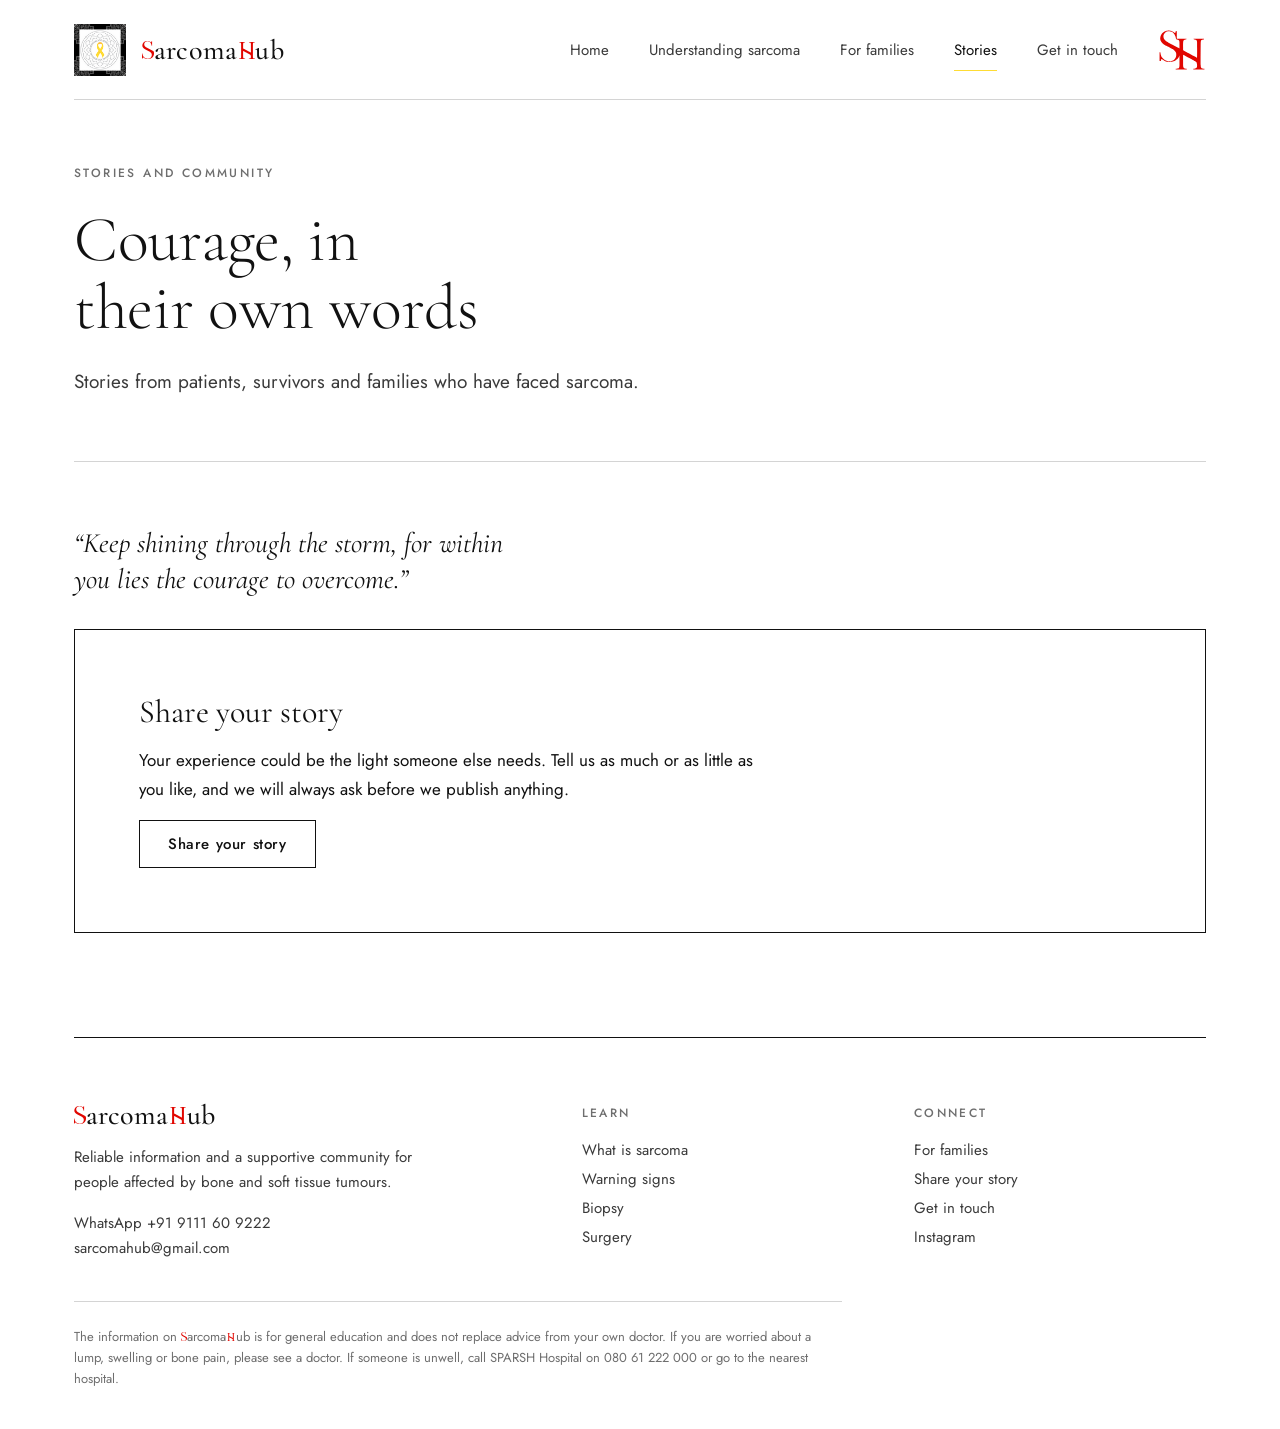
<file: stories/index.html>
<!doctype html>
<html lang="en-IN">
<head>
<meta charset="utf-8">
<meta name="viewport" content="width=device-width, initial-scale=1">
<meta name="robots" content="noindex"><!-- remove when ready for Google -->
<title>Stories and community | SarcomaHub</title>
<meta name="description" content="Stories from patients, survivors and families who have faced sarcoma, and how to share your own.">
<link rel="canonical" href="https://www.sarcomahub.com/stories/">
<meta property="og:type" content="website">
<meta property="og:site_name" content="SarcomaHub">
<meta property="og:title" content="Stories and community | SarcomaHub">
<meta property="og:description" content="Stories from patients, survivors and families who have faced sarcoma, and how to share your own.">
<meta property="og:url" content="https://www.sarcomahub.com/stories/">
<meta property="og:image" content="https://www.sarcomahub.com/assets/og-image.jpg">
<meta name="twitter:card" content="summary_large_image">
<meta name="theme-color" content="#FFFFFF">
<link rel="icon" href="/assets/favicon-32.png?v=11" type="image/png" sizes="32x32">
<link rel="apple-touch-icon" href="/assets/apple-touch-icon.png?v=11">
<link rel="preconnect" href="https://fonts.googleapis.com">
<link rel="preconnect" href="https://fonts.gstatic.com" crossorigin>
<link rel="stylesheet" href="https://fonts.googleapis.com/css2?family=Cormorant+Garamond:ital,wght@0,300;0,400;0,500;0,600;1,300;1,400;1,500&family=Jost:ital,wght@0,300;0,400;0,500;1,400&display=swap">
<link rel="stylesheet" href="/assets/style.css?v=11">
</head>
<body>
<a class="skip" href="#main">Skip to content</a>
<header class="site">
  <div class="wrap">
    <a class="brand" href="/" aria-label="SarcomaHub home">
      <img class="brand-logo" src="/assets/logo-96.png?v=11" width="52" height="52" alt="SarcomaHub logo">
      <b class="brand-name"><span class="wm"><span class="g g-s">S</span>arcoma<span class="g g-h">H</span>ub</span></b>
    </a>
    <button class="menu-btn" id="menuBtn" aria-expanded="false" aria-controls="mainNav">Menu</button>
    <nav class="main" id="mainNav" aria-label="Main">
      <a href="/">Home</a>
      <a href="/understanding-sarcoma/">Understanding sarcoma</a>
      <a href="/for-parents/">For families</a>
      <a href="/stories/" aria-current="page">Stories</a>
      <a href="/get-in-touch/">Get in touch</a>
    </nav>
    <img class="brand-sig" src="/assets/logo-sh.svg?v=11" width="751" height="654" alt="SH signature">
  </div>
</header>
<main id="main">
<div class="pagehead"><div class="wrap">
  <span class="eyebrow">Stories and community</span>
  <h1>Courage, in their own words</h1>
  <p>Stories from patients, survivors and families who have faced sarcoma.</p>
</div></div>
<section class="band"><div class="wrap stack" style="gap:2rem">
  <p class="quote" style="max-width:36ch">“Keep shining through the storm, for within you lies the courage to overcome.”</p>
  <div class="grid g3" hidden data-todo="stories">
    <div class="placeholder stack"><b>Story 1</b><p>A patient or family story goes here, shared with their permission.</p></div>
    <div class="placeholder stack"><b>Story 2</b><p>A short excerpt, a photo if they wish, and a link to the full story.</p></div>
    <div class="placeholder stack"><b>Story 3</b><p>Stories can be anonymous. Ask each person before publishing.</p></div>
  </div>
  <div class="signs" style="grid-template-columns:1fr">
    <div class="stack">
      <h2>Share your story</h2>
      <p class="read">Your experience could be the light someone else needs. Tell us as much or as little as you like, and we will always ask before we publish anything.</p>
      <div><a class="btn light" href="/get-in-touch/">Share your story</a></div>
    </div>
  </div>
</div></section>
</main>
<footer>
  <div class="wrap">
    <div class="stack">
      <b class="foot-brand"><span class="wm"><span class="g g-s">S</span>arcoma<span class="g g-h">H</span>ub</span></b>
      <p class="foot-note">Reliable information and a supportive community for people affected by bone and soft tissue tumours.</p>
      <p><a href="https://wa.me/919111609222">WhatsApp +91 9111 60 9222</a><br><a href="mailto:sarcomahub@gmail.com">sarcomahub@gmail.com</a></p>
    </div>
    <div class="links"><b>Learn</b><a href="/understanding-sarcoma/">What is sarcoma</a><a href="/understanding-sarcoma/#learn-signs">Warning signs</a><a href="/understanding-sarcoma/#learn-biopsy">Biopsy</a><a href="/understanding-sarcoma/#learn-surgery">Surgery</a></div>
    <div class="links"><b>Connect</b><a href="/for-parents/">For families</a><a href="/stories/">Share your story</a><a href="/get-in-touch/">Get in touch</a><a href="https://instagram.com/sarcomahub/" target="_blank" rel="noopener">Instagram</a></div>
    <p class="disclaimer">The information on <span class="wm"><span class="g g-s">S</span>arcoma<span class="g g-h">H</span>ub</span> is for general education and does not replace advice from your own doctor. If you are worried about a lump, swelling or bone pain, please see a doctor. If someone is unwell, call SPARSH Hospital on 080 61 222 000 or go to the nearest hospital.</p>
  </div>
</footer>
<script src="/assets/site.js?v=11" defer></script>
</body>
</html>
</file>
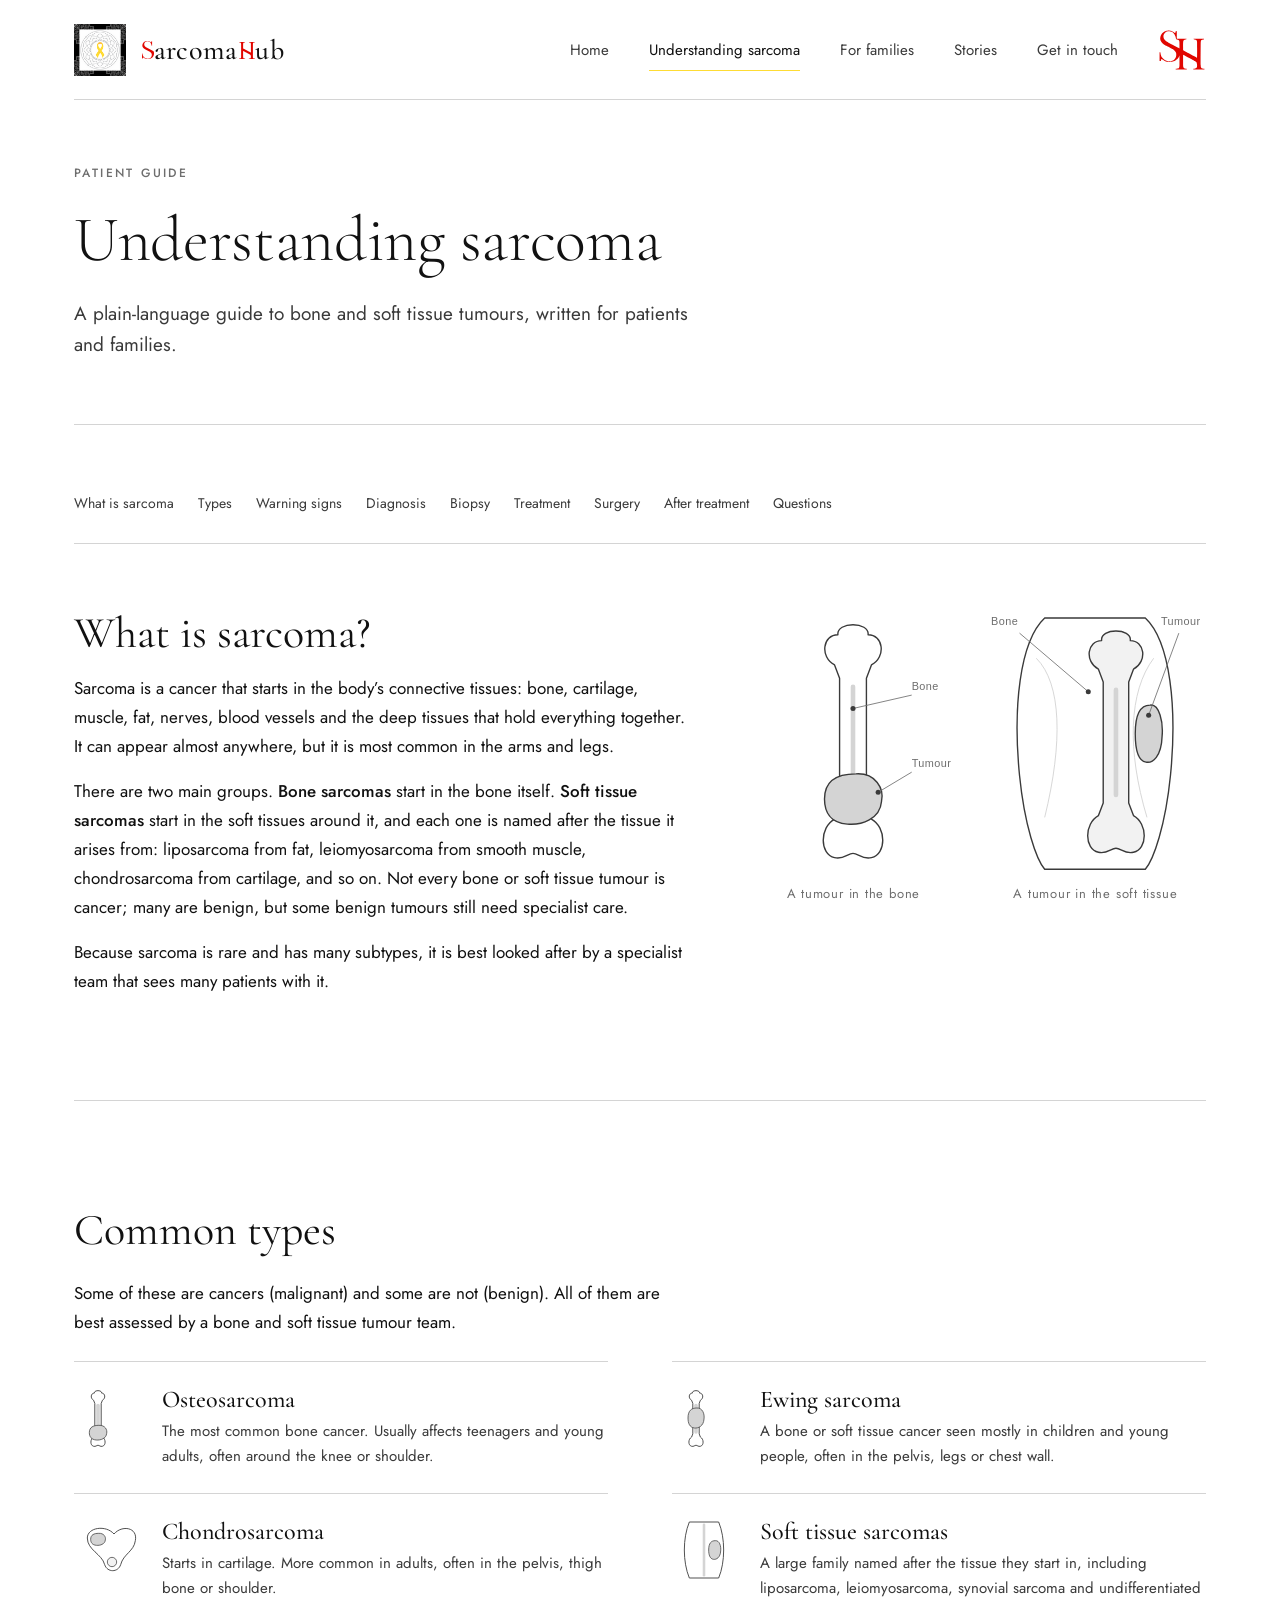
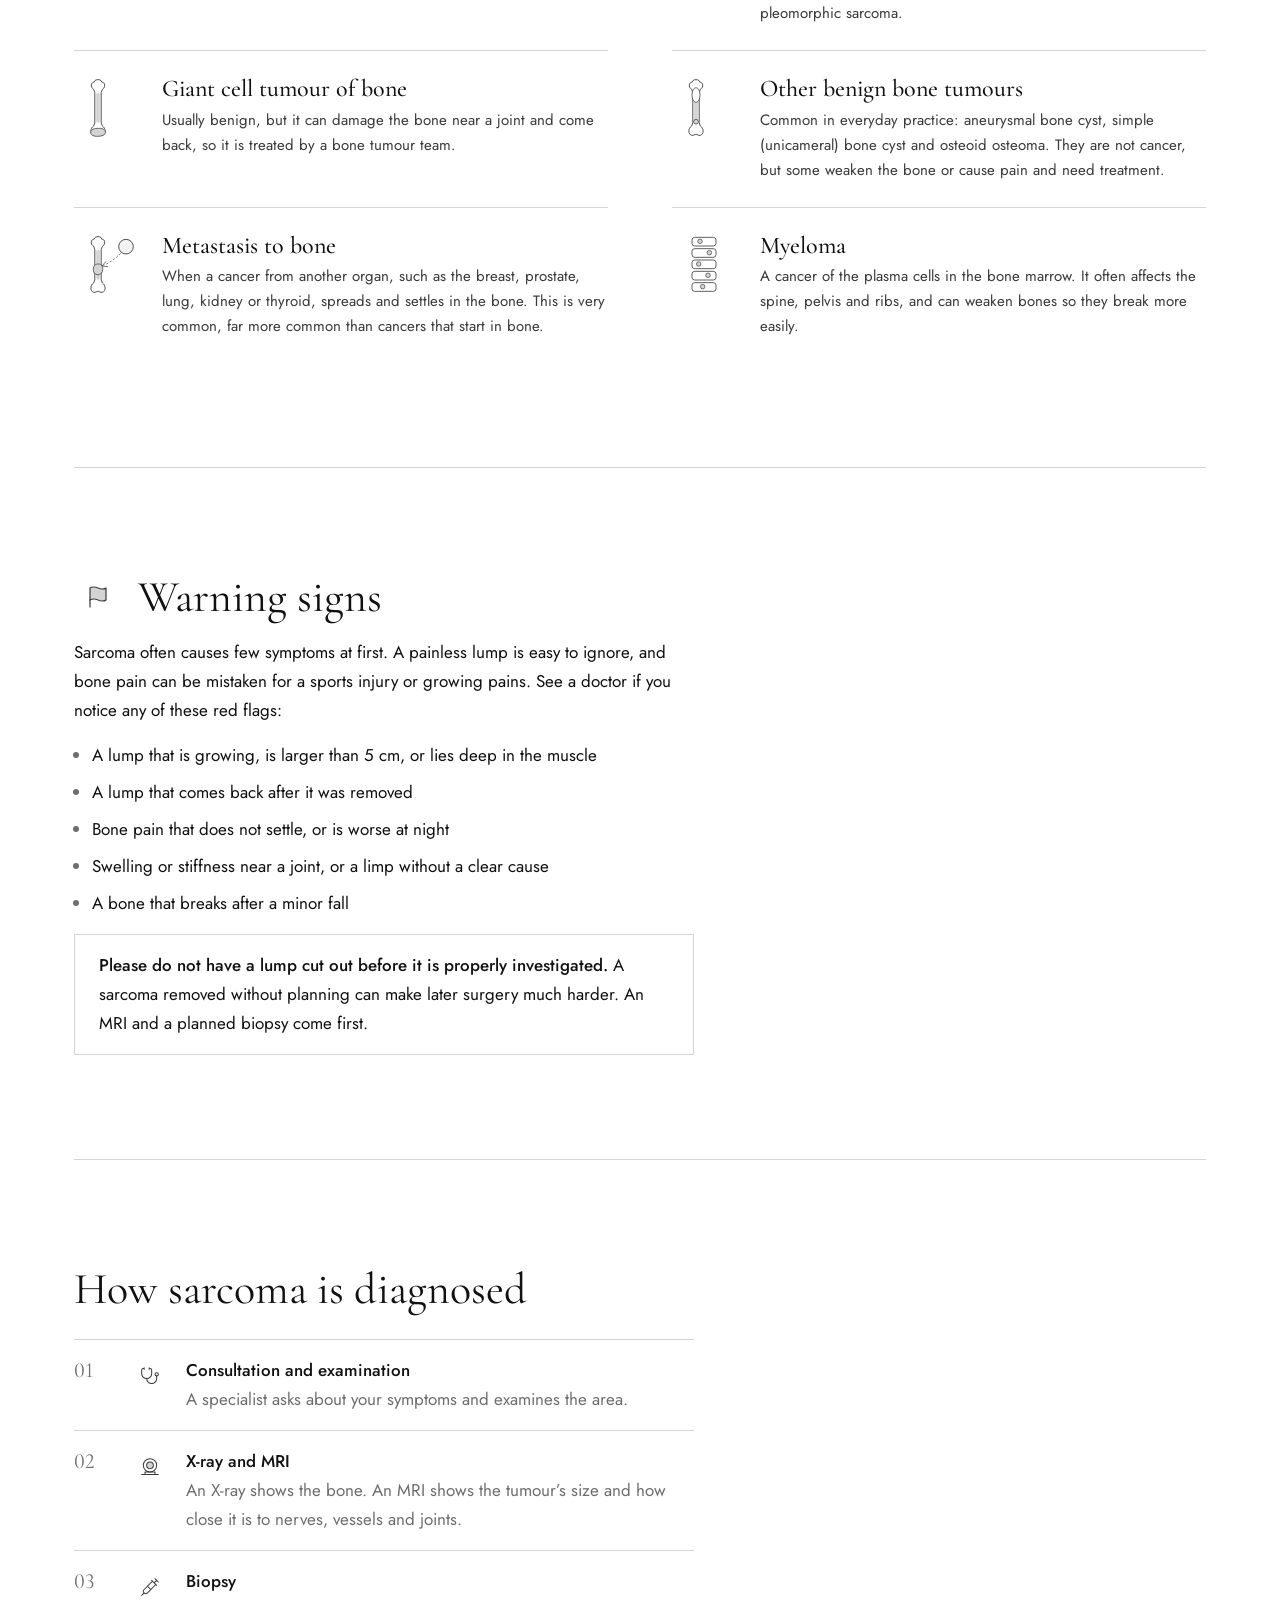
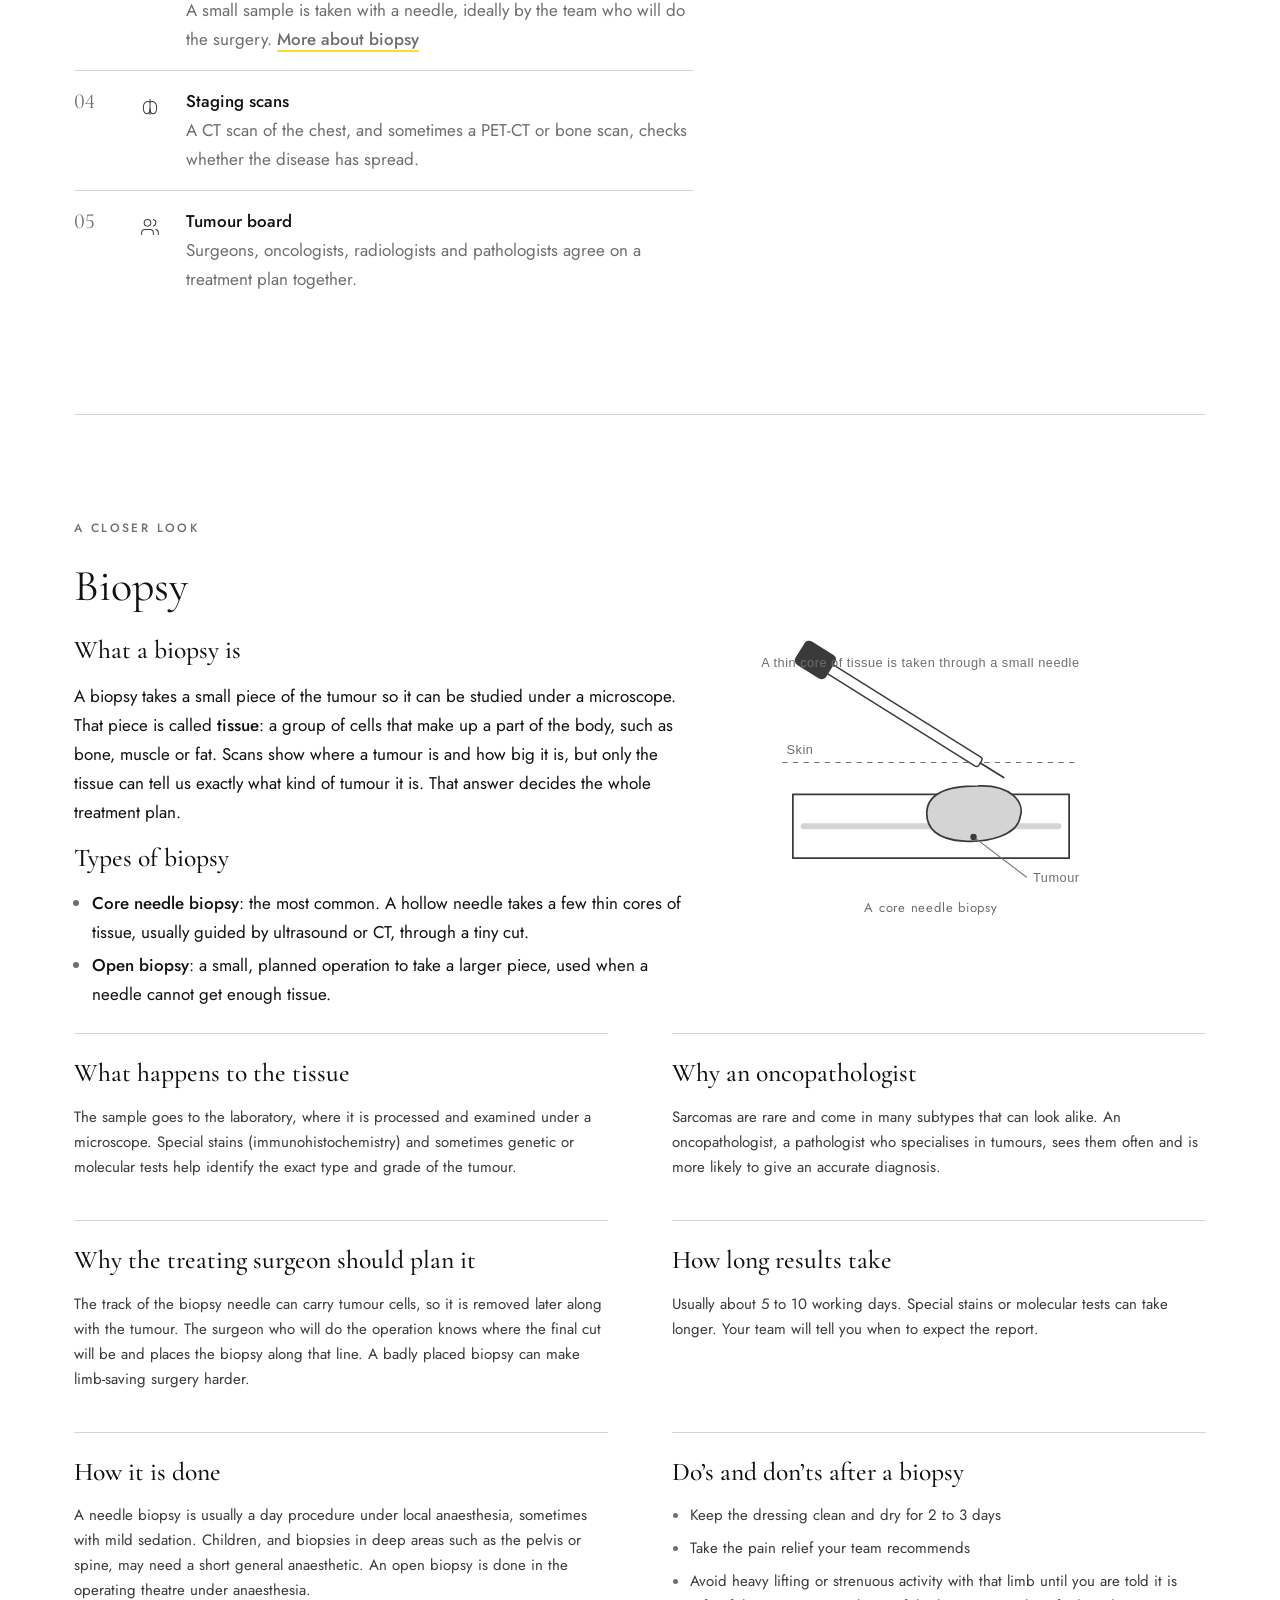
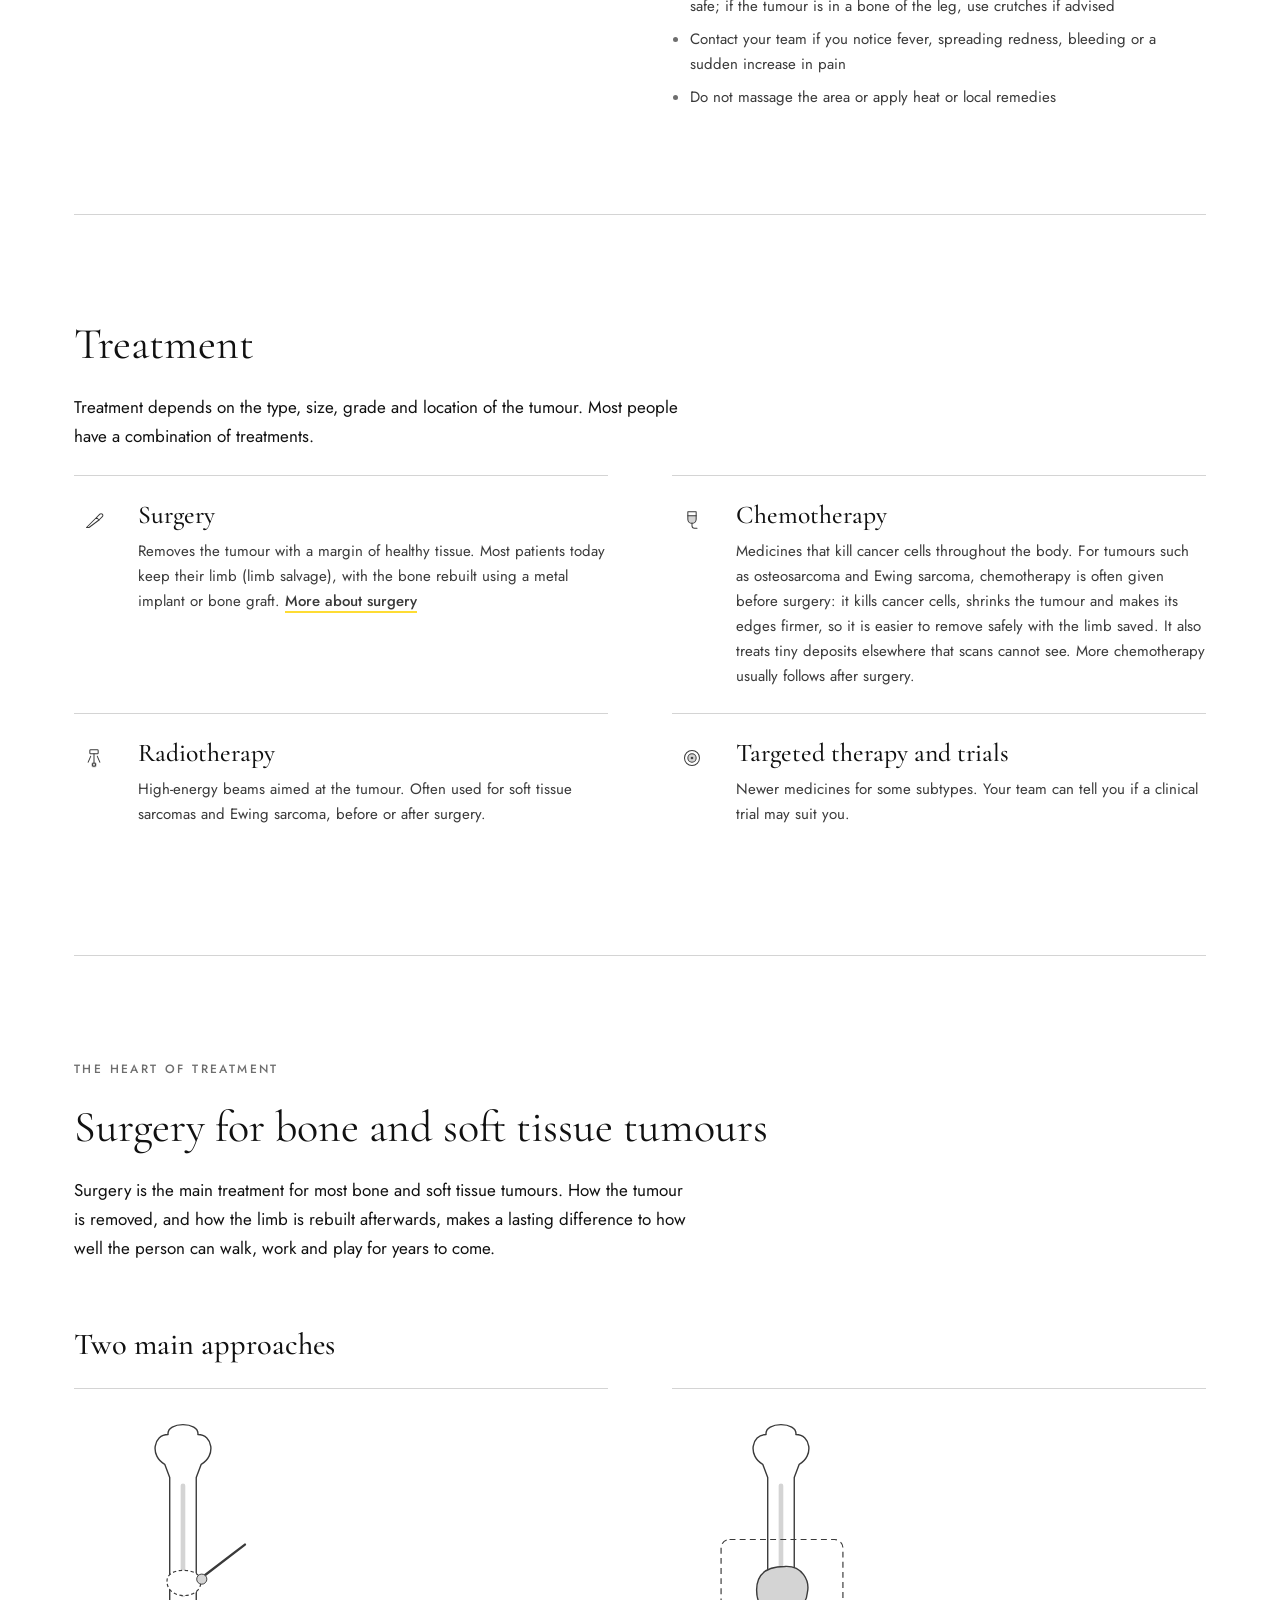
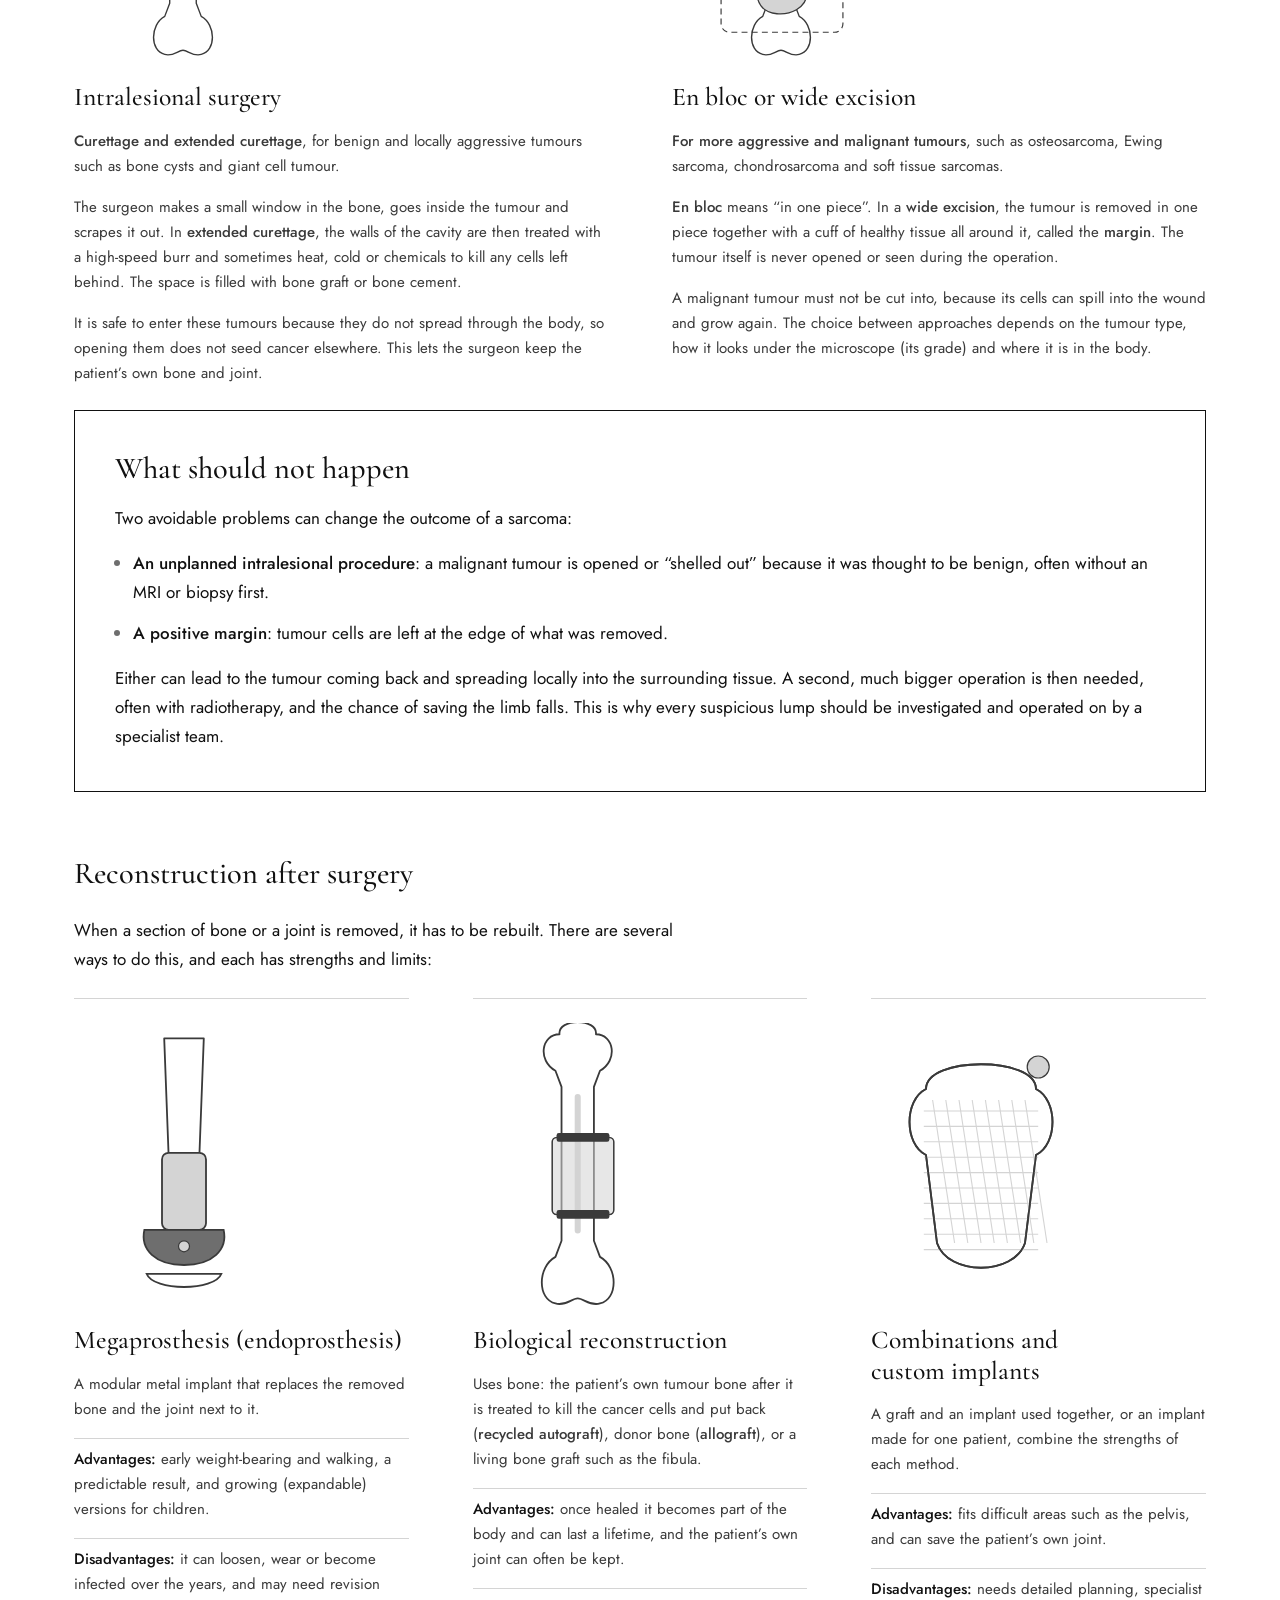
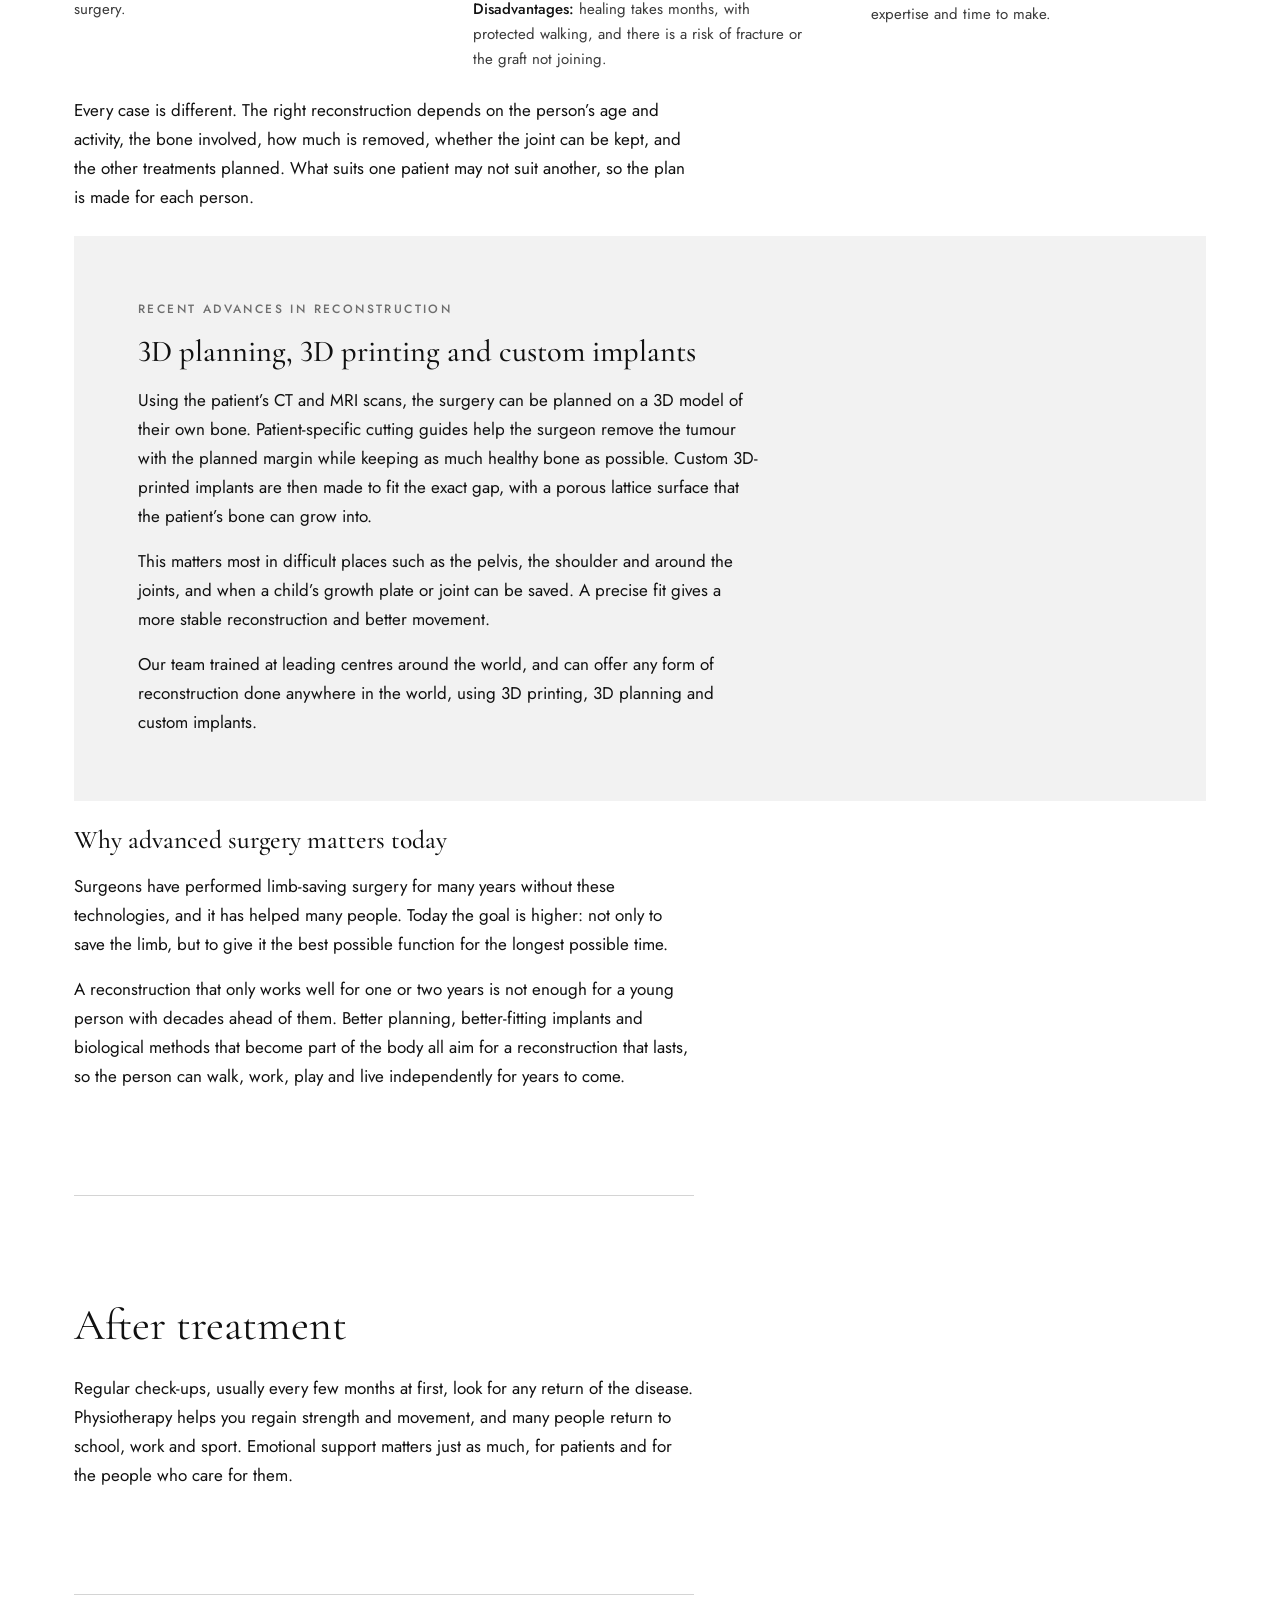
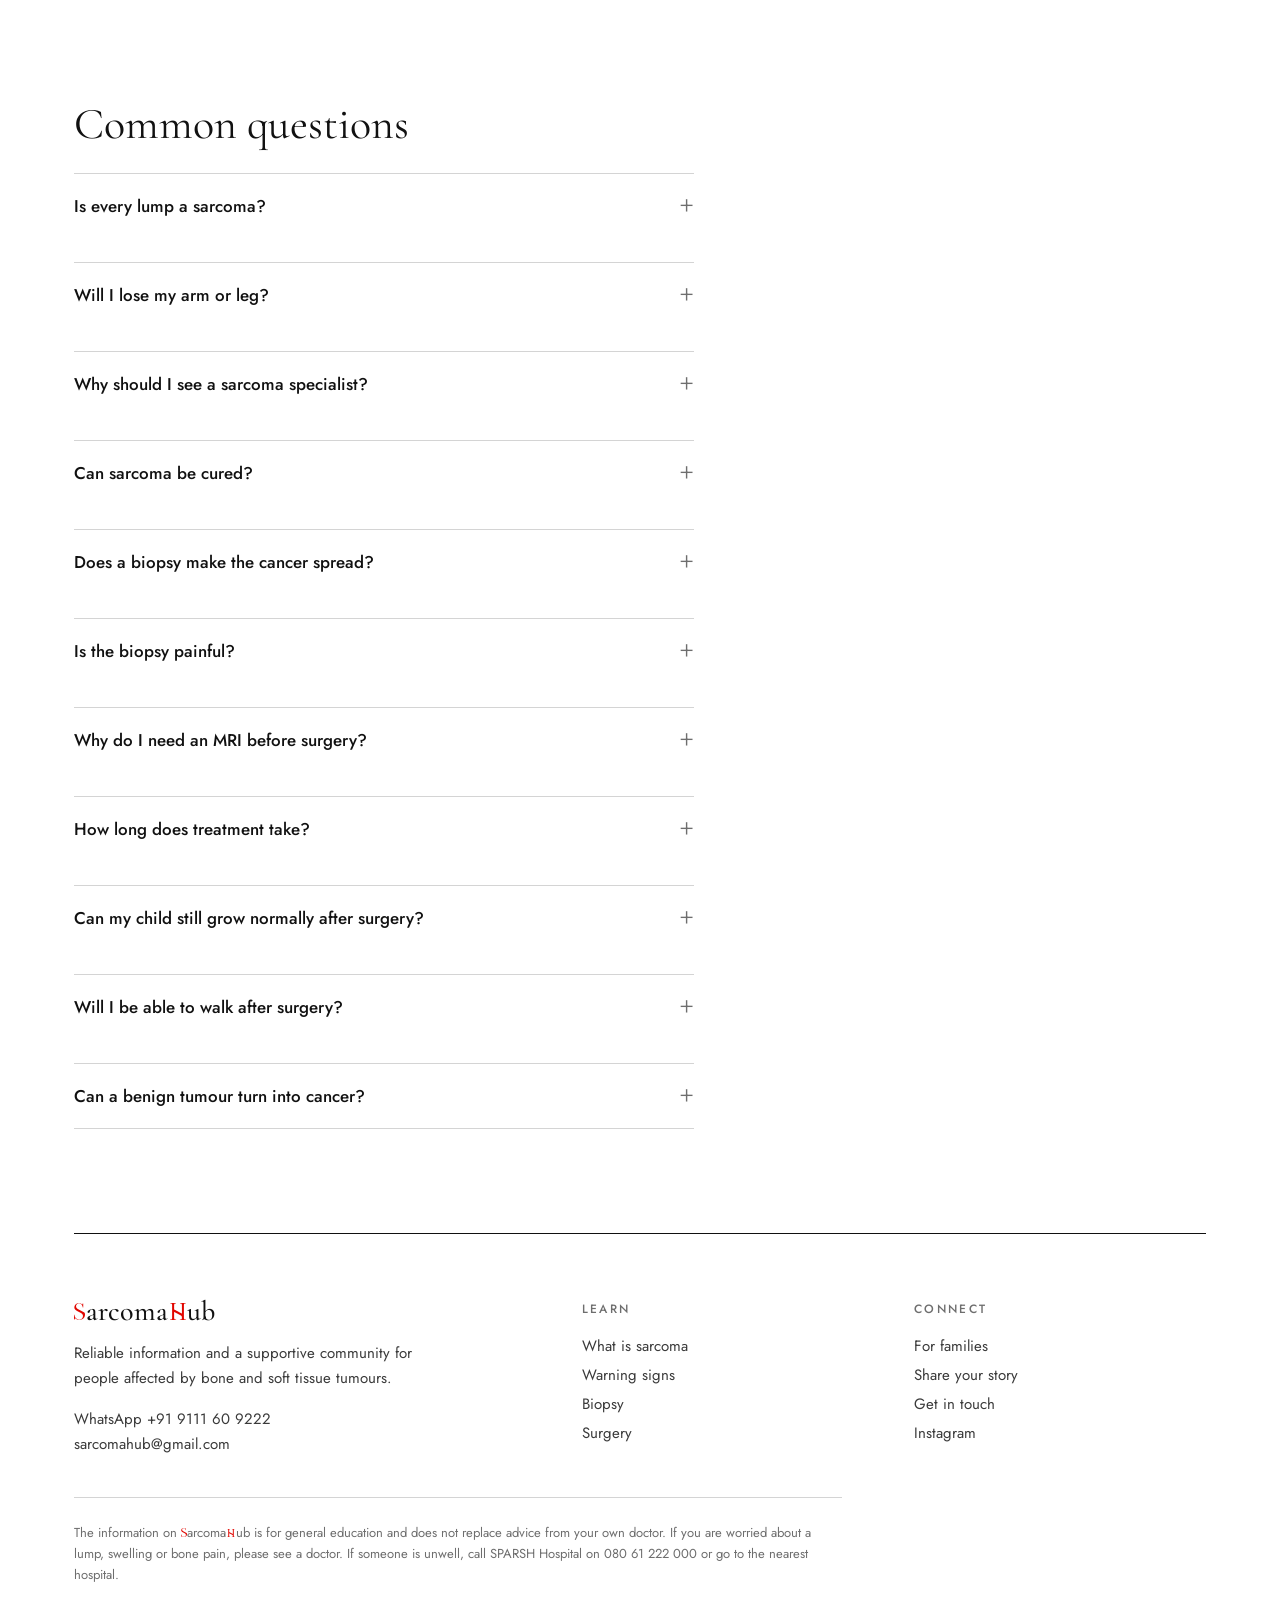
<file: understanding-sarcoma/index.html>
<!doctype html>
<html lang="en-IN">
<head>
<meta charset="utf-8">
<meta name="viewport" content="width=device-width, initial-scale=1">
<meta name="robots" content="noindex"><!-- remove when ready for Google -->
<title>Understanding sarcoma | SarcomaHub</title>
<meta name="description" content="A plain-language guide to bone and soft tissue tumours: what sarcoma is, the common types, warning signs, biopsy, surgery, reconstruction and other treatment.">
<link rel="canonical" href="https://www.sarcomahub.com/understanding-sarcoma/">
<meta property="og:type" content="website">
<meta property="og:site_name" content="SarcomaHub">
<meta property="og:title" content="Understanding sarcoma | SarcomaHub">
<meta property="og:description" content="A plain-language guide to bone and soft tissue tumours: what sarcoma is, the common types, warning signs, biopsy, surgery, reconstruction and other treatment.">
<meta property="og:url" content="https://www.sarcomahub.com/understanding-sarcoma/">
<meta property="og:image" content="https://www.sarcomahub.com/assets/og-image.jpg">
<meta name="twitter:card" content="summary_large_image">
<meta name="theme-color" content="#FFFFFF">
<link rel="icon" href="/assets/favicon-32.png?v=11" type="image/png" sizes="32x32">
<link rel="apple-touch-icon" href="/assets/apple-touch-icon.png?v=11">
<link rel="preconnect" href="https://fonts.googleapis.com">
<link rel="preconnect" href="https://fonts.gstatic.com" crossorigin>
<link rel="stylesheet" href="https://fonts.googleapis.com/css2?family=Cormorant+Garamond:ital,wght@0,300;0,400;0,500;0,600;1,300;1,400;1,500&family=Jost:ital,wght@0,300;0,400;0,500;1,400&display=swap">
<link rel="stylesheet" href="/assets/style.css?v=11">
</head>
<body>
<a class="skip" href="#main">Skip to content</a>
<header class="site">
  <div class="wrap">
    <a class="brand" href="/" aria-label="SarcomaHub home">
      <img class="brand-logo" src="/assets/logo-96.png?v=11" width="52" height="52" alt="SarcomaHub logo">
      <b class="brand-name"><span class="wm"><span class="g g-s">S</span>arcoma<span class="g g-h">H</span>ub</span></b>
    </a>
    <button class="menu-btn" id="menuBtn" aria-expanded="false" aria-controls="mainNav">Menu</button>
    <nav class="main" id="mainNav" aria-label="Main">
      <a href="/">Home</a>
      <a href="/understanding-sarcoma/" aria-current="page">Understanding sarcoma</a>
      <a href="/for-parents/">For families</a>
      <a href="/stories/">Stories</a>
      <a href="/get-in-touch/">Get in touch</a>
    </nav>
    <img class="brand-sig" src="/assets/logo-sh.svg?v=11" width="751" height="654" alt="SH signature">
  </div>
</header>
<main id="main">
<div class="pagehead"><div class="wrap">
  <span class="eyebrow">Patient guide</span>
  <h1>Understanding sarcoma</h1>
  <p>A plain-language guide to bone and soft tissue tumours, written for patients and families.</p>
</div></div>

<section class="band"><div class="wrap">
  <nav class="subnav" aria-label="On this page" style="margin-top:0;margin-bottom:2.5rem">
    <a href="#learn-what">What is sarcoma</a><a href="#learn-types">Types</a><a href="#learn-signs">Warning signs</a><a href="#learn-diagnosis">Diagnosis</a><a href="#learn-biopsy">Biopsy</a><a href="#learn-treatment">Treatment</a><a href="#learn-surgery">Surgery</a><a href="#learn-after">After treatment</a><a href="#learn-faq">Questions</a>
  </nav>

  <article class="info">

    <section id="learn-what" class="split">
      <div class="stack read">
        <h2>What is sarcoma?</h2>
        <p>Sarcoma is a cancer that starts in the body’s connective tissues: bone, cartilage, muscle, fat, nerves, blood vessels and the deep tissues that hold everything together. It can appear almost anywhere, but it is most common in the arms and legs.</p>
        <p>There are two main groups. <b>Bone sarcomas</b> start in the bone itself. <b>Soft tissue sarcomas</b> start in the soft tissues around it, and each one is named after the tissue it arises from: liposarcoma from fat, leiomyosarcoma from smooth muscle, chondrosarcoma from cartilage, and so on. Not every bone or soft tissue tumour is cancer; many are benign, but some benign tumours still need specialist care.</p>
        <p>Because sarcoma is rare and has many subtypes, it is best looked after by a specialist team that sees many patients with it.</p>
      </div>
      <div class="figpair">
        <figure class="fig"><img src="/assets/img/what-bone.svg?v=11" width="260" height="320" alt="Drawing of a long bone with a tumour near its lower end"><figcaption>A tumour in the bone</figcaption></figure>
        <figure class="fig"><img src="/assets/img/what-soft.svg?v=11" width="260" height="320" alt="Drawing of a thigh with a tumour in the muscle beside the bone"><figcaption>A tumour in the soft tissue</figcaption></figure>
      </div>
    </section>

    <section id="learn-types">
      <h2>Common types</h2>
      <p class="read">Some of these are cancers (malignant) and some are not (benign). All of them are best assessed by a bone and soft tissue tumour team.</p>
      <div class="types">
        <div class="type"><img src="/assets/img/t-osteo.svg?v=11" width="96" height="96" alt="" loading="lazy"><div><h4>Osteosarcoma</h4><p>The most common bone cancer. Usually affects teenagers and young adults, often around the knee or shoulder.</p></div></div>
        <div class="type"><img src="/assets/img/t-ewing.svg?v=11" width="96" height="96" alt="" loading="lazy"><div><h4>Ewing sarcoma</h4><p>A bone or soft tissue cancer seen mostly in children and young people, often in the pelvis, legs or chest wall.</p></div></div>
        <div class="type"><img src="/assets/img/t-chondro.svg?v=11" width="96" height="96" alt="" loading="lazy"><div><h4>Chondrosarcoma</h4><p>Starts in cartilage. More common in adults, often in the pelvis, thigh bone or shoulder.</p></div></div>
        <div class="type"><img src="/assets/img/t-soft.svg?v=11" width="96" height="96" alt="" loading="lazy"><div><h4>Soft tissue sarcomas</h4><p>A large family named after the tissue they start in, including liposarcoma, leiomyosarcoma, synovial sarcoma and undifferentiated pleomorphic sarcoma.</p></div></div>
        <div class="type"><img src="/assets/img/t-gct.svg?v=11" width="96" height="96" alt="" loading="lazy"><div><h4>Giant cell tumour of bone</h4><p>Usually benign, but it can damage the bone near a joint and come back, so it is treated by a bone tumour team.</p></div></div>
        <div class="type"><img src="/assets/img/t-benign.svg?v=11" width="96" height="96" alt="" loading="lazy"><div><h4>Other benign bone tumours</h4><p>Common in everyday practice: aneurysmal bone cyst, simple (unicameral) bone cyst and osteoid osteoma. They are not cancer, but some weaken the bone or cause pain and need treatment.</p></div></div>
        <div class="type"><img src="/assets/img/t-mets.svg?v=11" width="96" height="96" alt="" loading="lazy"><div><h4>Metastasis to bone</h4><p>When a cancer from another organ, such as the breast, prostate, lung, kidney or thyroid, spreads and settles in the bone. This is very common, far more common than cancers that start in bone.</p></div></div>
        <div class="type"><img src="/assets/img/t-myeloma.svg?v=11" width="96" height="96" alt="" loading="lazy"><div><h4>Myeloma</h4><p>A cancer of the plasma cells in the bone marrow. It often affects the spine, pelvis and ribs, and can weaken bones so they break more easily.</p></div></div>
      </div>
    </section>

    <section id="learn-signs" class="split">
      <div class="stack read">
        <div class="titled"><img src="/assets/img/flag.svg?v=11" width="48" height="48" alt=""><h2>Warning signs</h2></div>
        <p>Sarcoma often causes few symptoms at first. A painless lump is easy to ignore, and bone pain can be mistaken for a sports injury or growing pains. See a doctor if you notice any of these red flags:</p>
        <ul class="flags">
          <li>A lump that is growing, is larger than 5 cm, or lies deep in the muscle</li>
          <li>A lump that comes back after it was removed</li>
          <li>Bone pain that does not settle, or is worse at night</li>
          <li>Swelling or stiffness near a joint, or a limp without a clear cause</li>
          <li>A bone that breaks after a minor fall</li>
        </ul>
        <p class="callout"><b>Please do not have a lump cut out before it is properly investigated.</b> A sarcoma removed without planning can make later surgery much harder. An MRI and a planned biopsy come first.</p>
      </div>
    </section>

    <section id="learn-diagnosis">
      <h2>How sarcoma is diagnosed</h2>
      <ol class="steps icons read">
        <li><img src="/assets/img/d-consult.svg?v=11" width="48" height="48" alt=""><div><b>Consultation and examination</b><span class="muted">A specialist asks about your symptoms and examines the area.</span></div></li>
        <li><img src="/assets/img/d-scan.svg?v=11" width="48" height="48" alt=""><div><b>X-ray and MRI</b><span class="muted">An X-ray shows the bone. An MRI shows the tumour’s size and how close it is to nerves, vessels and joints.</span></div></li>
        <li><img src="/assets/img/d-biopsy.svg?v=11" width="48" height="48" alt=""><div><b>Biopsy</b><span class="muted">A small sample is taken with a needle, ideally by the team who will do the surgery. <a class="textlink" href="#learn-biopsy">More about biopsy</a></span></div></li>
        <li><img src="/assets/img/d-staging.svg?v=11" width="48" height="48" alt=""><div><b>Staging scans</b><span class="muted">A CT scan of the chest, and sometimes a PET-CT or bone scan, checks whether the disease has spread.</span></div></li>
        <li><img src="/assets/img/d-board.svg?v=11" width="48" height="48" alt=""><div><b>Tumour board</b><span class="muted">Surgeons, oncologists, radiologists and pathologists agree on a treatment plan together.</span></div></li>
      </ol>
    </section>

    <section id="learn-biopsy">
      <span class="eyebrow">A closer look</span>
      <h2>Biopsy</h2>
      <div class="split">
        <div class="stack read">
          <h3>What a biopsy is</h3>
          <p>A biopsy takes a small piece of the tumour so it can be studied under a microscope. That piece is called <b>tissue</b>: a group of cells that make up a part of the body, such as bone, muscle or fat. Scans show where a tumour is and how big it is, but only the tissue can tell us exactly what kind of tumour it is. That answer decides the whole treatment plan.</p>
          <h3>Types of biopsy</h3>
          <ul>
            <li><b>Core needle biopsy</b>: the most common. A hollow needle takes a few thin cores of tissue, usually guided by ultrasound or CT, through a tiny cut.</li>
            <li><b>Open biopsy</b>: a small, planned operation to take a larger piece, used when a needle cannot get enough tissue.</li>
          </ul>
        </div>
        <figure class="fig wide"><img src="/assets/img/biopsy.svg?v=11" width="320" height="240" alt="Drawing of a needle passing through the skin into a tumour" loading="lazy"><figcaption>A core needle biopsy</figcaption></figure>
      </div>
      <div class="grid g2 cards">
        <div class="card stack">
          <h3>What happens to the tissue</h3>
          <p>The sample goes to the laboratory, where it is processed and examined under a microscope. Special stains (immunohistochemistry) and sometimes genetic or molecular tests help identify the exact type and grade of the tumour.</p>
        </div>
        <div class="card stack">
          <h3>Why an oncopathologist</h3>
          <p>Sarcomas are rare and come in many subtypes that can look alike. An oncopathologist, a pathologist who specialises in tumours, sees them often and is more likely to give an accurate diagnosis.</p>
        </div>
        <div class="card stack">
          <h3>Why the treating surgeon should plan it</h3>
          <p>The track of the biopsy needle can carry tumour cells, so it is removed later along with the tumour. The surgeon who will do the operation knows where the final cut will be and places the biopsy along that line. A badly placed biopsy can make limb-saving surgery harder.</p>
        </div>
        <div class="card stack">
          <h3>How long results take</h3>
          <p>Usually about 5 to 10 working days. Special stains or molecular tests can take longer. Your team will tell you when to expect the report.</p>
        </div>
        <div class="card stack">
          <h3>How it is done</h3>
          <p>A needle biopsy is usually a day procedure under local anaesthesia, sometimes with mild sedation. Children, and biopsies in deep areas such as the pelvis or spine, may need a short general anaesthetic. An open biopsy is done in the operating theatre under anaesthesia.</p>
        </div>
        <div class="card stack">
          <h3>Do’s and don’ts after a biopsy</h3>
          <ul>
            <li>Keep the dressing clean and dry for 2 to 3 days</li>
            <li>Take the pain relief your team recommends</li>
            <li>Avoid heavy lifting or strenuous activity with that limb until you are told it is safe; if the tumour is in a bone of the leg, use crutches if advised</li>
            <li>Contact your team if you notice fever, spreading redness, bleeding or a sudden increase in pain</li>
            <li>Do not massage the area or apply heat or local remedies</li>
          </ul>
        </div>
      </div>
    </section>

    <section id="learn-treatment">
      <h2>Treatment</h2>
      <p class="read">Treatment depends on the type, size, grade and location of the tumour. Most people have a combination of treatments.</p>
      <div class="tx-list">
        <div class="tx-item"><img src="/assets/img/tx-surgery.svg?v=11" width="48" height="48" alt=""><div><h3>Surgery</h3><p>Removes the tumour with a margin of healthy tissue. Most patients today keep their limb (limb salvage), with the bone rebuilt using a metal implant or bone graft. <a class="textlink" href="#learn-surgery">More about surgery</a></p></div></div>
        <div class="tx-item"><img src="/assets/img/tx-chemo.svg?v=11" width="48" height="48" alt=""><div><h3>Chemotherapy</h3><p>Medicines that kill cancer cells throughout the body. For tumours such as osteosarcoma and Ewing sarcoma, chemotherapy is often given before surgery: it kills cancer cells, shrinks the tumour and makes its edges firmer, so it is easier to remove safely with the limb saved. It also treats tiny deposits elsewhere that scans cannot see. More chemotherapy usually follows after surgery.</p></div></div>
        <div class="tx-item"><img src="/assets/img/tx-radio.svg?v=11" width="48" height="48" alt=""><div><h3>Radiotherapy</h3><p>High-energy beams aimed at the tumour. Often used for soft tissue sarcomas and Ewing sarcoma, before or after surgery.</p></div></div>
        <div class="tx-item"><img src="/assets/img/tx-targeted.svg?v=11" width="48" height="48" alt=""><div><h3>Targeted therapy and trials</h3><p>Newer medicines for some subtypes. Your team can tell you if a clinical trial may suit you.</p></div></div>
      </div>
    </section>

    <section id="learn-surgery">
      <span class="eyebrow">The heart of treatment</span>
      <h2>Surgery for bone and soft tissue tumours</h2>
      <p class="read">Surgery is the main treatment for most bone and soft tissue tumours. How the tumour is removed, and how the limb is rebuilt afterwards, makes a lasting difference to how well the person can walk, work and play for years to come.</p>

      <h3 class="sub">Two main approaches</h3>
      <div class="grid g2 cards">
        <div class="card stack">
          <img class="card-img" src="/assets/img/surg-curettage.svg?v=11" width="260" height="300" alt="Drawing of a tumour being scraped out from inside a bone" loading="lazy">
          <h3>Intralesional surgery</h3>
          <p class="muted"><b>Curettage and extended curettage</b>, for benign and locally aggressive tumours such as bone cysts and giant cell tumour.</p>
          <p>The surgeon makes a small window in the bone, goes inside the tumour and scrapes it out. In <b>extended curettage</b>, the walls of the cavity are then treated with a high-speed burr and sometimes heat, cold or chemicals to kill any cells left behind. The space is filled with bone graft or bone cement.</p>
          <p>It is safe to enter these tumours because they do not spread through the body, so opening them does not seed cancer elsewhere. This lets the surgeon keep the patient’s own bone and joint.</p>
        </div>
        <div class="card stack">
          <img class="card-img" src="/assets/img/surg-excision.svg?v=11" width="260" height="300" alt="Drawing of a tumour removed in one piece with a margin of healthy tissue" loading="lazy">
          <h3>En bloc or wide excision</h3>
          <p class="muted"><b>For more aggressive and malignant tumours</b>, such as osteosarcoma, Ewing sarcoma, chondrosarcoma and soft tissue sarcomas.</p>
          <p><b>En bloc</b> means “in one piece”. In a <b>wide excision</b>, the tumour is removed in one piece together with a cuff of healthy tissue all around it, called the <b>margin</b>. The tumour itself is never opened or seen during the operation.</p>
          <p>A malignant tumour must not be cut into, because its cells can spill into the wound and grow again. The choice between approaches depends on the tumour type, how it looks under the microscope (its grade) and where it is in the body.</p>
        </div>
      </div>

      <div class="warn stack read">
        <h3>What should not happen</h3>
        <p>Two avoidable problems can change the outcome of a sarcoma:</p>
        <ul>
          <li><b>An unplanned intralesional procedure</b>: a malignant tumour is opened or “shelled out” because it was thought to be benign, often without an MRI or biopsy first.</li>
          <li><b>A positive margin</b>: tumour cells are left at the edge of what was removed.</li>
        </ul>
        <p>Either can lead to the tumour coming back and spreading locally into the surrounding tissue. A second, much bigger operation is then needed, often with radiotherapy, and the chance of saving the limb falls. This is why every suspicious lump should be investigated and operated on by a specialist team.</p>
      </div>

      <h3 class="sub">Reconstruction after surgery</h3>
      <p class="read">When a section of bone or a joint is removed, it has to be rebuilt. There are several ways to do this, and each has strengths and limits:</p>
      <div class="grid g3 cards">
        <div class="card stack">
          <img class="card-img" src="/assets/img/r-mega.svg?v=11" width="200" height="260" alt="Drawing of a metal implant replacing the end of the thigh bone and the knee joint" loading="lazy">
          <h3>Megaprosthesis (endoprosthesis)</h3>
          <p>A modular metal implant that replaces the removed bone and the joint next to it.</p>
          <p class="pc"><b>Advantages:</b> early weight-bearing and walking, a predictable result, and growing (expandable) versions for children.</p>
          <p class="pc"><b>Disadvantages:</b> it can loosen, wear or become infected over the years, and may need revision surgery.</p>
        </div>
        <div class="card stack">
          <img class="card-img" src="/assets/img/r-bio.svg?v=11" width="200" height="260" alt="Drawing of a bone segment fixed back in place with plates" loading="lazy">
          <h3>Biological reconstruction</h3>
          <p>Uses bone: the patient’s own tumour bone after it is treated to kill the cancer cells and put back (<b>recycled autograft</b>), donor bone (<b>allograft</b>), or a living bone graft such as the fibula.</p>
          <p class="pc"><b>Advantages:</b> once healed it becomes part of the body and can last a lifetime, and the patient’s own joint can often be kept.</p>
          <p class="pc"><b>Disadvantages:</b> healing takes months, with protected walking, and there is a risk of fracture or the graft not joining.</p>
        </div>
        <div class="card stack">
          <img class="card-img" src="/assets/img/r-3d.svg?v=11" width="200" height="260" alt="Drawing of a custom 3D-printed implant with a lattice surface" loading="lazy">
          <h3>Combinations and custom implants</h3>
          <p>A graft and an implant used together, or an implant made for one patient, combine the strengths of each method.</p>
          <p class="pc"><b>Advantages:</b> fits difficult areas such as the pelvis, and can save the patient’s own joint.</p>
          <p class="pc"><b>Disadvantages:</b> needs detailed planning, specialist expertise and time to make.</p>
        </div>
      </div>
      <p class="read">Every case is different. The right reconstruction depends on the person’s age and activity, the bone involved, how much is removed, whether the joint can be kept, and the other treatments planned. What suits one patient may not suit another, so the plan is made for each person.</p>

      <div class="feature">
        <div class="stack read">
          <span class="eyebrow">Recent advances in reconstruction</span>
          <h3>3D planning, 3D printing and custom implants</h3>
          <p>Using the patient’s CT and MRI scans, the surgery can be planned on a 3D model of their own bone. Patient-specific cutting guides help the surgeon remove the tumour with the planned margin while keeping as much healthy bone as possible. Custom 3D-printed implants are then made to fit the exact gap, with a porous lattice surface that the patient’s bone can grow into.</p>
          <p>This matters most in difficult places such as the pelvis, the shoulder and around the joints, and when a child’s growth plate or joint can be saved. A precise fit gives a more stable reconstruction and better movement.</p>
          <p>Our team trained at leading centres around the world, and can offer any form of reconstruction done anywhere in the world, using 3D printing, 3D planning and custom implants.</p>
        </div>
      </div>

      <div class="stack read">
        <h3>Why advanced surgery matters today</h3>
        <p>Surgeons have performed limb-saving surgery for many years without these technologies, and it has helped many people. Today the goal is higher: not only to save the limb, but to give it the best possible function for the longest possible time.</p>
        <p>A reconstruction that only works well for one or two years is not enough for a young person with decades ahead of them. Better planning, better-fitting implants and biological methods that become part of the body all aim for a reconstruction that lasts, so the person can walk, work, play and live independently for years to come.</p>
      </div>
    </section>

    <section id="learn-after" class="read">
      <h2>After treatment</h2>
      <p>Regular check-ups, usually every few months at first, look for any return of the disease. Physiotherapy helps you regain strength and movement, and many people return to school, work and sport. Emotional support matters just as much, for patients and for the people who care for them.</p>
    </section>

    <section id="learn-faq" class="faq read">
      <h2>Common questions</h2>
      <details><summary>Is every lump a sarcoma?</summary><p>No. Most lumps are benign, such as lipomas or cysts. But a lump that is large, deep or growing should be checked with an MRI.</p></details>
      <details><summary>Will I lose my arm or leg?</summary><p>For most patients, no. With modern surgery the large majority keep their limb. Your surgeon will explain the options for your situation.</p></details>
      <details><summary>Why should I see a sarcoma specialist?</summary><p>Sarcoma is rare, and outcomes are better when a team that treats it regularly plans the biopsy, surgery and other treatment from the start.</p></details>
      <details><summary>Can sarcoma be cured?</summary><p>Many sarcomas can be cured, especially when found early and treated by a specialist team. Your doctors can explain what to expect for your type and stage.</p></details>
      <details><summary>Does a biopsy make the cancer spread?</summary><p>No, not when it is planned properly. The biopsy track is placed where the surgeon will remove it later with the tumour.</p></details>
      <details><summary>Is the biopsy painful?</summary><p>It is done under local or general anaesthesia, so you should feel little during it. Mild soreness for a few days afterwards is common.</p></details>
      <details><summary>Why do I need an MRI before surgery?</summary><p>The MRI shows the tumour’s exact size and its relation to nerves, vessels and joints, which the surgeon needs to plan a safe operation.</p></details>
      <details><summary>How long does treatment take?</summary><p>For many bone sarcomas, chemotherapy and surgery together take about 6 to 9 months. Benign tumours often need only one operation.</p></details>
      <details><summary>Can my child still grow normally after surgery?</summary><p>Often yes. Growing implants and joint-saving techniques let the limb keep pace as the child grows, sometimes with small follow-up procedures.</p></details>
      <details><summary>Will I be able to walk after surgery?</summary><p>Most people walk again, often within days to weeks after a metal implant, and over a few months after a bone graft heals.</p></details>
      <details><summary>Can a benign tumour turn into cancer?</summary><p>Very rarely. Most benign tumours stay benign, but some need treatment because they weaken the bone or come back.</p></details>
    </section>

  </article>
</div></section>
</main>
<footer>
  <div class="wrap">
    <div class="stack">
      <b class="foot-brand"><span class="wm"><span class="g g-s">S</span>arcoma<span class="g g-h">H</span>ub</span></b>
      <p class="foot-note">Reliable information and a supportive community for people affected by bone and soft tissue tumours.</p>
      <p><a href="https://wa.me/919111609222">WhatsApp +91 9111 60 9222</a><br><a href="mailto:sarcomahub@gmail.com">sarcomahub@gmail.com</a></p>
    </div>
    <div class="links"><b>Learn</b><a href="/understanding-sarcoma/">What is sarcoma</a><a href="/understanding-sarcoma/#learn-signs">Warning signs</a><a href="/understanding-sarcoma/#learn-biopsy">Biopsy</a><a href="/understanding-sarcoma/#learn-surgery">Surgery</a></div>
    <div class="links"><b>Connect</b><a href="/for-parents/">For families</a><a href="/stories/">Share your story</a><a href="/get-in-touch/">Get in touch</a><a href="https://instagram.com/sarcomahub/" target="_blank" rel="noopener">Instagram</a></div>
    <p class="disclaimer">The information on <span class="wm"><span class="g g-s">S</span>arcoma<span class="g g-h">H</span>ub</span> is for general education and does not replace advice from your own doctor. If you are worried about a lump, swelling or bone pain, please see a doctor. If someone is unwell, call SPARSH Hospital on 080 61 222 000 or go to the nearest hospital.</p>
  </div>
</footer>
<script src="/assets/site.js?v=11" defer></script>
</body>
</html>
</file>
<file: assets/style.css>
/* SarcomaHub website, following the SarcomaHub Brand Book (Edition 1, November 2026).
   White first (about 80%). Ink and five greys for everything else. Yellow only by the drop
   (link underlines, the rule beside a quote). Red only in the signature and the S and H of
   "SarcomaHub" and "Suraj Hindiskere". Cormorant Garamond for display and headings, Jost to read by.
   Hairlines, not borders. Square corners. No shadows or gradients. */
:root{
  color-scheme:light;
  --ink:#111111;
  --graphite:#3A3A3A;
  --stone:#6E6E6E;
  --mist:#D4D4D4;
  --paper:#F2F2F2;
  --white:#FFFFFF;
  --yellow:#FEDC34;   /* ribbon yellow: a trace only */
  --red:#E10600;      /* signature red: the signature and the S and H only */
  --cg:"Cormorant Garamond", Garamond, Georgia, serif;
  --jo:"Jost", "Century Gothic", Arial, sans-serif;
  /* spacing scale from the brand book: 4 8 16 24 40 64 104 */
  --s1:4px; --s2:8px; --s3:16px; --s4:24px; --s5:40px; --s6:64px; --s7:104px;
  --hair:1px solid var(--mist);
  --cap:.70em;        /* cap height of Jost, for the S and H letters */
}

*{box-sizing:border-box}
html{-webkit-text-size-adjust:100%;scroll-padding-top:120px}
body{font-variant-numeric:lining-nums;margin:0;background:var(--white);color:var(--ink);font-family:var(--jo);font-weight:400;font-size:17px;line-height:29px}
img{max-width:100%}
[hidden]{display:none!important}
a{color:inherit;text-decoration-color:var(--yellow);text-decoration-thickness:1.5px;text-underline-offset:5px}
a:hover{text-decoration-color:var(--ink)}
:focus-visible{outline:2px solid var(--ink);outline-offset:3px}
p{margin:0}
b,strong{font-weight:500}
h1,h2,h3{font-family:var(--cg);color:var(--ink);margin:0;text-wrap:balance;--cap:.625em}
h1{font-weight:300;font-size:clamp(2.75rem,6.4vw,4rem);line-height:1.06;letter-spacing:-.005em}
h2{font-weight:400;font-size:clamp(2.1rem,4.2vw,2.75rem);line-height:1.14}
h3{font-weight:500;font-size:1.6rem;line-height:1.2}
h4{font-family:var(--jo);font-weight:500;font-size:19px;line-height:26px;margin:0}
h1 em,h2 em{font-style:italic}
.wrap{max-width:1180px;margin:0 auto;padding-left:max(24px,env(safe-area-inset-left,0px));padding-right:max(24px,env(safe-area-inset-right,0px))}
.read{max-width:62ch}
.stack{display:flex;flex-direction:column;gap:var(--s3)}
.row{display:flex;flex-wrap:wrap;gap:var(--s3);align-items:center}
.eyebrow,.who,.ci-label,.lab{font-family:var(--jo);font-weight:500;font-size:12px;line-height:18px;letter-spacing:.2em;text-transform:uppercase;color:var(--stone)}
.muted{color:var(--stone)}
.note{font-size:14px;line-height:22px;color:var(--stone)}
ul,ol{padding-left:1.15rem;margin:0}
li::marker{color:var(--stone)}
li+li{margin-top:var(--s1)}

/* Red S and H from the signature */
.wm{white-space:nowrap}
.g{display:inline-block;overflow:hidden;white-space:nowrap;text-indent:150%;font-size:inherit;background-color:var(--red);vertical-align:baseline;
   -webkit-mask-position:center;mask-position:center;-webkit-mask-size:contain;mask-size:contain;-webkit-mask-repeat:no-repeat;mask-repeat:no-repeat}
.g-s{height:calc(var(--cap)*1.022);width:calc(var(--cap)*1.022*.659);margin:0 .012em calc(var(--cap)*-.011) 0;
     -webkit-mask-image:url(/assets/letter-s.svg?v=9);mask-image:url(/assets/letter-s.svg?v=9)}
.g-h{height:var(--cap);width:calc(var(--cap)*.9425);margin:0 .02em 0 .05em;
     -webkit-mask-image:url(/assets/letter-h.svg?v=9);mask-image:url(/assets/letter-h.svg?v=9)}

/* Masthead: logo top left, name beside it, signature top right, on one top line */
header.site{position:sticky;top:0;z-index:5;background:var(--white)}
header.site .wrap{display:flex;align-items:center;gap:var(--s4)}
header.site .wrap::after{content:"";position:absolute;left:max(24px,env(safe-area-inset-left,0px));right:max(24px,env(safe-area-inset-right,0px));bottom:0;border-bottom:var(--hair)}
header.site .wrap{position:relative;padding-top:var(--s4);padding-bottom:var(--s4)}
.brand{display:flex;align-items:center;gap:var(--s3);text-decoration:none;margin-right:auto}
.brand-logo{display:block;width:52px;height:52px}
.brand-name{font-family:var(--cg);font-weight:500;font-size:1.75rem;line-height:1;letter-spacing:.005em;--cap:.625em}
nav.main{display:flex;gap:var(--s5);align-items:center}
nav.main a{font-size:15px;line-height:24px;text-decoration:none;color:var(--graphite);padding:var(--s2) 0;border-bottom:1.5px solid transparent}
nav.main a:hover{color:var(--ink);border-bottom-color:var(--mist)}
nav.main a[aria-current="page"]{color:var(--ink);border-bottom-color:var(--yellow)}
.brand-sig{display:block;height:42px;width:auto;flex:none;margin-left:var(--s3)}
.menu-btn{display:none;background:var(--white);border:1px solid var(--ink);color:var(--ink);border-radius:0;padding:10px 16px;font:500 13px/1 var(--jo);letter-spacing:.16em;text-transform:uppercase;cursor:pointer;min-height:44px}
@media (max-width:1020px){nav.main{gap:var(--s4)}}
@media (max-width:920px){
  .menu-btn{display:block;order:1}
  .brand-sig{order:2;margin-left:0}
  nav.main{display:none;position:absolute;left:0;right:0;top:100%;background:var(--white);flex-direction:column;align-items:stretch;gap:0;
           padding:var(--s2) max(24px,env(safe-area-inset-right,0px)) var(--s4) max(24px,env(safe-area-inset-left,0px));border-bottom:var(--hair)}
  nav.main.open{display:flex}
  nav.main a{padding:14px 0;border-bottom:var(--hair);font-size:17px}
  nav.main a[aria-current="page"]{border-bottom:var(--hair);text-decoration:underline;text-decoration-color:var(--yellow)}
}
@media (max-width:480px){
  header.site .wrap{gap:var(--s3);padding-top:var(--s3);padding-bottom:var(--s3)}
  .brand{gap:10px}
  .brand-logo{width:42px;height:42px}
  .brand-name{font-size:1.45rem}
  .brand-sig{height:30px}
  .menu-btn{padding:10px 12px;letter-spacing:.12em}
}

/* Buttons: square, black with white Jost Medium, or a black hairline outline */
.btn{display:inline-flex;align-items:center;justify-content:center;gap:var(--s2);min-height:48px;padding:12px 28px;border-radius:0;border:1px solid var(--ink);
     text-decoration:none;cursor:pointer;font:500 15px/1.2 var(--jo);letter-spacing:.04em;transition:background-color .2s,color .2s}
.btn.dark,.btn.primary{background:var(--ink);color:var(--white)}
.btn.dark:hover,.btn.primary:hover{background:var(--graphite);border-color:var(--graphite)}
.btn.ghost,.btn.light{background:var(--white);color:var(--ink)}
.btn.ghost:hover,.btn.light:hover{background:var(--paper)}

/* Sections: space separates them, with a hairline between */
section.band>.wrap{padding-top:var(--s7);padding-bottom:var(--s7)}
section.band+section.band>.wrap,.hero+section.band>.wrap,.pagehead+section.band>.wrap{position:relative}
section.band+section.band>.wrap::before,.hero+section.band>.wrap::before,.pagehead+section.band>.wrap::before{content:"";position:absolute;top:0;left:max(24px,env(safe-area-inset-left,0px));right:max(24px,env(safe-area-inset-right,0px));border-top:var(--hair)}
section.band.alt{background:var(--white)}
.grid{display:grid;gap:var(--s5)}
.g3{grid-template-columns:repeat(3,minmax(0,1fr))}
.g2{grid-template-columns:repeat(2,minmax(0,1fr))}
@media (max-width:900px){.g3{grid-template-columns:repeat(2,minmax(0,1fr))}}
@media (max-width:640px){.g3,.g2{grid-template-columns:1fr}section.band>.wrap{padding-top:var(--s6);padding-bottom:var(--s6)}}

/* Home: hero */
.hero .wrap{padding-top:var(--s7);padding-bottom:var(--s7);display:block}
.hero+section.band>.wrap{padding-top:var(--s7)}
.hero .stack{max-width:820px;gap:var(--s4)}
.hero-kicker{font-weight:500;font-size:14px;line-height:20px;letter-spacing:.2em;text-transform:uppercase;color:var(--graphite)}
.hero h1{font-size:clamp(2.9rem,7vw,4.6rem)}
.hero .lede{font-size:19px;line-height:31px;color:var(--graphite);max-width:58ch}
.hero-logo{display:none}
@media (max-width:640px){.hero .wrap{padding-top:var(--s6);padding-bottom:var(--s6)}.hero+section.band>.wrap{padding-top:var(--s6)}}

/* Home: the three ways in. Columns under a hairline, no boxes */
.path{display:flex;flex-direction:column;gap:var(--s2);padding-top:var(--s4);border-top:1px solid var(--ink);text-decoration:none;min-width:0}
.path h3{font-size:1.75rem;margin-top:var(--s2)}
.path p{font-size:15px;line-height:25px}
.path .go{margin-top:auto;padding-top:var(--s3);align-self:flex-start;font-size:15px;font-weight:500;text-decoration:underline;text-decoration-color:var(--yellow);text-decoration-thickness:1.5px;text-underline-offset:5px}
a.path:hover h3{text-decoration:underline;text-decoration-color:var(--mist);text-decoration-thickness:1px;text-underline-offset:6px}

/* Warning signs: bold ink inside a hairline box, not colour */
.signs{border:1px solid var(--ink);padding:clamp(24px,5vw,64px);display:grid;grid-template-columns:auto 1fr;gap:var(--s5) var(--s6);align-items:start;background:var(--white)}
.signs .big{font-family:var(--cg);font-weight:300;font-size:clamp(4rem,9vw,6.5rem);line-height:.9;color:var(--ink)}
.signs .big small{display:block;font:500 12px/18px var(--jo);letter-spacing:.2em;text-transform:uppercase;color:var(--stone);margin-top:var(--s3);max-width:16ch}
.signs h2{font-size:2rem!important}
.signs ul{display:grid;gap:var(--s1)}
@media (max-width:640px){.signs{grid-template-columns:1fr;gap:var(--s4)}}

.callout{border:1px solid var(--mist);padding:var(--s3) var(--s4);color:var(--ink)}
.callout b{font-weight:500}
.quote{font-family:var(--cg);font-style:italic;font-weight:400;font-size:28px;line-height:36px;max-width:30ch;--cap:.625em}
.quote-block{border-left:1.5px solid var(--yellow);padding-left:var(--s4);margin:0}
.quote-block figcaption{font-size:15px;line-height:25px}

/* The mandala in "Our logo" */
.about-logo{display:block;width:100%;max-width:300px;justify-self:center}
.about-logo img{display:block;width:100%;height:auto}

/* Inner pages: title band */
.pagehead .wrap{padding-top:var(--s6);padding-bottom:var(--s6);display:flex;flex-direction:column;gap:var(--s4);position:relative}
.pagehead h1{font-size:clamp(2.75rem,6.4vw,4rem);max-width:22ch}
.pagehead+section.band>.wrap{padding-top:var(--s6)}
.pagehead p{max-width:58ch;font-size:19px;line-height:31px;color:var(--graphite)}

/* On-this-page links */
.subnav{display:flex;flex-wrap:wrap;gap:var(--s2) var(--s4);margin:0 0 var(--s6)!important;padding-bottom:var(--s4);border-bottom:var(--hair)}
.subnav a{font-size:14px;line-height:22px;color:var(--graphite);text-decoration:none;padding:var(--s1) 0;border-bottom:1.5px solid transparent}
.subnav a:hover{color:var(--ink);border-bottom-color:var(--yellow)}

/* Long-form pages */
article.info{display:flex;flex-direction:column}
article.info>section{display:flex;flex-direction:column;gap:var(--s4);scroll-margin-top:120px;padding-bottom:var(--s7)}
article.info>section:last-child{padding-bottom:0}
article.info>section+section{padding-top:var(--s7);border-top:var(--hair)}
@media (max-width:640px){article.info>section{padding-bottom:var(--s6)}article.info>section+section{padding-top:var(--s6)}}
.split{display:grid!important;grid-template-columns:minmax(0,7fr) minmax(0,5fr);gap:var(--s5) var(--s6);align-items:start}
.split>.read{max-width:62ch}
@media (max-width:860px){.split{grid-template-columns:1fr}}
.fig{margin:0;display:flex;flex-direction:column;gap:var(--s2);max-width:340px}
.fig img{display:block;width:100%;height:auto}
.fig figcaption{font-size:13px;line-height:20px;letter-spacing:.06em;color:var(--stone);text-align:center}
.figpair{display:grid;grid-template-columns:1fr 1fr;gap:var(--s4);max-width:460px}
.figpair .fig{max-width:none}
#metastasis .fig{max-width:160px}
.titled{display:flex;align-items:center;gap:var(--s3)}
.titled img{width:48px;height:48px;flex:none}
ul.flags{display:grid;gap:var(--s1)}

.types{display:grid;grid-template-columns:repeat(2,minmax(0,1fr));gap:0 var(--s6)}
@media (max-width:700px){.types{grid-template-columns:1fr}}
.type{display:grid;grid-template-columns:64px 1fr;gap:var(--s4);align-items:start;padding:var(--s4) 0;border-top:var(--hair);min-width:0}
.type img{display:block;width:64px;height:64px}
.type h4{font-family:var(--cg);font-weight:500;font-size:1.5rem;line-height:1.2;margin:0 0 var(--s1)}
.type p{font-size:15px;line-height:25px;color:var(--graphite)}

ol.steps{list-style:none;margin:0;padding:0;display:flex;flex-direction:column;counter-reset:s}
ol.steps li{counter-increment:s;display:grid;grid-template-columns:40px 1fr;gap:var(--s3);padding:var(--s3) 0;border-top:var(--hair);margin:0}
ol.steps li::before{content:counter(s,decimal-leading-zero);font-family:var(--cg);font-size:1.35rem;line-height:1.3;color:var(--stone)}
ol.steps.icons li{grid-template-columns:40px 40px 1fr;align-items:start}
ol.steps.icons li img{width:40px;height:40px}
ol.steps b{display:block;font-weight:500}
@media (max-width:600px){ol.steps.icons li{grid-template-columns:40px 1fr}ol.steps.icons li img{display:none}}

.tx-list{display:grid;grid-template-columns:repeat(2,minmax(0,1fr));gap:0 var(--s6)}
@media (max-width:700px){.tx-list{grid-template-columns:1fr}}
.tx-item{display:grid;grid-template-columns:40px 1fr;gap:var(--s4);align-items:start;padding:var(--s4) 0;border-top:var(--hair)}
.tx-item img{width:40px;height:40px}
.tx-item h3{margin-bottom:var(--s2)}
.tx-item p{font-size:15px;line-height:25px;color:var(--graphite)}

.cards{gap:var(--s5) var(--s6)}
.card{padding-top:var(--s4);border-top:var(--hair);min-width:0}
.card p,.card li{font-size:15px;line-height:25px;color:var(--graphite)}
.card ul{display:grid;gap:var(--s1)}
.card-img{display:block;width:100%;max-width:220px;height:auto;align-self:flex-start}
.card .pc{padding-top:var(--s2);border-top:var(--hair)}
.card .pc b{color:var(--ink)}
h3.sub{font-size:1.9rem;font-weight:500;margin-top:var(--s5)}
.warn{border:1px solid var(--ink);padding:clamp(24px,4vw,40px);max-width:none}
.warn h3{font-size:1.9rem}
.warn ul{display:grid;gap:var(--s2)}
.feature{background:var(--paper);padding:clamp(24px,5vw,64px)}
.feature h3{font-size:1.9rem}

.faq details{border-top:var(--hair);padding:var(--s3) 0}
.faq details:last-child{border-bottom:var(--hair)}
.faq summary{cursor:pointer;font-weight:500;list-style:none;display:flex;justify-content:space-between;gap:var(--s4);min-height:32px;align-items:baseline}
.faq summary::-webkit-details-marker{display:none}
.faq summary::after{content:"+";font-family:var(--jo);font-weight:300;font-size:26px;line-height:1;color:var(--stone);flex:none}
.faq details[open] summary::after{content:"−"}
.faq details p{margin-top:var(--s2);color:var(--graphite)}

.placeholder{border:1px dashed var(--mist);padding:var(--s4);color:var(--stone)}

/* Get in touch */
.contact-list{display:grid}
.contact-item{display:grid;grid-template-columns:40px 1fr;gap:var(--s4);align-items:center;padding:var(--s4) 0;border-top:var(--hair);text-decoration:none;min-height:44px}
.contact-item:first-child{border-top:0;padding-top:0}
.contact-item:last-child{border-bottom:var(--hair)}
.contact-item:hover .ci-value{text-decoration:underline;text-decoration-color:var(--yellow);text-decoration-thickness:1.5px;text-underline-offset:5px}
.ci-icon{width:40px;height:40px;fill:none;stroke:var(--ink);stroke-width:1.5;stroke-linecap:round;stroke-linejoin:round}
.ci-label{display:block}
.ci-value{display:block;font-family:var(--cg);font-weight:500;font-size:1.75rem;line-height:1.25;color:var(--ink);word-break:break-word}
.where{padding-top:var(--s4);border-top:1px solid var(--ink)}
.where b{font-weight:500}
.person-card{display:grid;grid-template-columns:auto 1fr;gap:var(--s5);align-items:center;padding:var(--s4) 0;border-top:var(--hair);border-bottom:var(--hair)}
.avatar.big{width:112px;height:112px;display:grid;place-items:center;border:var(--hair);padding:22px;background:var(--white)}
.avatar.big img{display:block;width:100%;height:auto}
.person-name{font-size:2.4rem;font-weight:400}
ul.facts{display:grid;gap:var(--s1);font-size:15px;line-height:25px;color:var(--graphite)}
.textlink{font-weight:500;text-decoration:underline;text-decoration-color:var(--yellow);text-decoration-thickness:1.5px;text-underline-offset:5px}
@media (max-width:480px){.person-card{grid-template-columns:1fr;gap:var(--s4)}}

form.contact{display:grid;gap:var(--s3)}
form.contact label{display:grid;gap:var(--s1);font-weight:500;font-size:15px}
form.contact input,form.contact select,form.contact textarea{font:inherit;padding:12px 14px;border:1px solid var(--mist);border-radius:0;background:var(--white);color:var(--ink);width:100%}
form.contact input:focus,form.contact select:focus,form.contact textarea:focus{border-color:var(--ink);outline:none}
form.contact textarea{min-height:140px;resize:vertical}
.formmsg{padding:var(--s3) var(--s4);border:1px solid var(--mist)}

/* Footer: white, a hairline above, quiet type */
footer{background:var(--white);color:var(--graphite);font-size:15px;line-height:25px}
footer>.wrap{display:grid;grid-template-columns:1.6fr 1fr 1fr;gap:var(--s5);padding-top:var(--s6);padding-bottom:var(--s5);position:relative}
footer>.wrap::before{content:"";position:absolute;top:0;left:max(24px,env(safe-area-inset-left,0px));right:max(24px,env(safe-area-inset-right,0px));border-top:1px solid var(--ink)}
footer a{text-decoration:none}
footer a:hover{color:var(--ink);text-decoration:underline;text-decoration-color:var(--yellow)}
footer .links{display:grid;gap:var(--s1);align-content:start}
footer .links b{font-weight:500;font-size:12px;letter-spacing:.2em;text-transform:uppercase;color:var(--stone);margin-bottom:var(--s2)}
.foot-brand{font-family:var(--cg);font-weight:500;font-size:1.75rem;line-height:1;color:var(--ink);--cap:.625em}
.foot-note{max-width:40ch}
footer .disclaimer{grid-column:1/-1;border-top:var(--hair);padding-top:var(--s4);font-size:13px;line-height:21px;color:var(--stone);max-width:96ch}
@media (max-width:760px){footer>.wrap{grid-template-columns:1fr}}

.skip{position:absolute;left:-999px;top:0;background:var(--ink);color:var(--white);padding:10px 16px;z-index:20}
.skip:focus{left:16px}
@media (prefers-reduced-motion:reduce){.btn{transition:none}}
</file>
